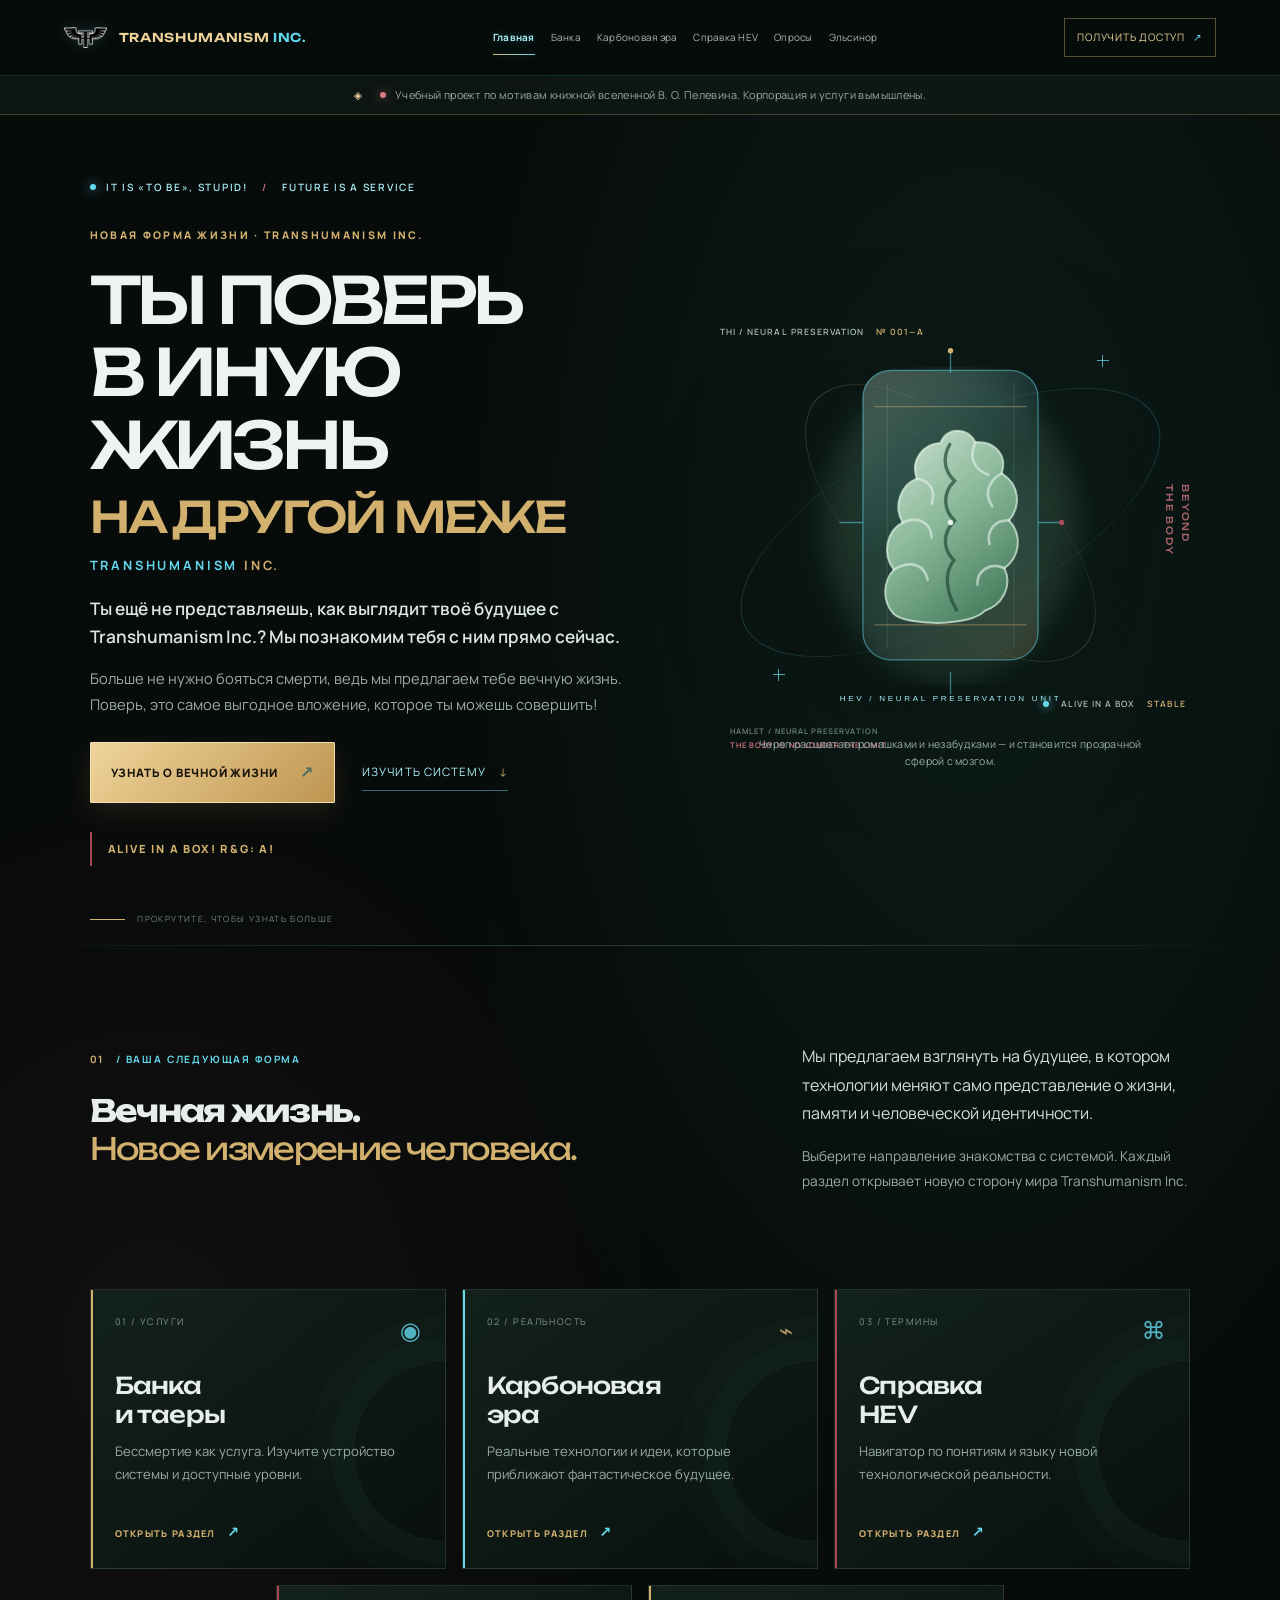
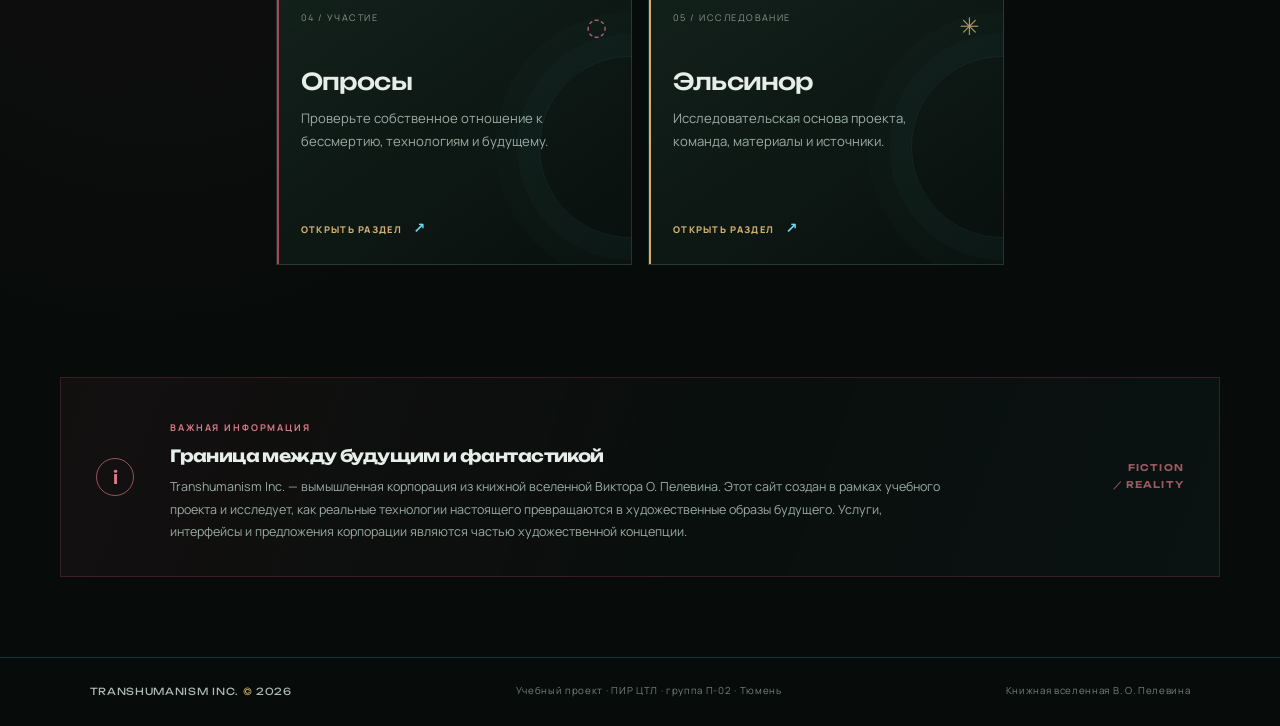
<file: index.html>
<!DOCTYPE html>
<html lang="ru">
<head>
<meta charset="utf-8">
<meta name="viewport" content="width=device-width, initial-scale=1, viewport-fit=cover">
<meta name="theme-color" content="#080d0c">
<meta name="description" content="Учебный цифровой проект о книжной вселенной Transhumanism Inc. Виктора Пелевина: будущее, технологии и граница между реальностью и фантастикой.">
<title>Transhumanism Inc. — новая форма жизни</title>
<link rel="preconnect" href="https://fonts.googleapis.com">
<link rel="preconnect" href="https://fonts.gstatic.com" crossorigin>
<link href="https://fonts.googleapis.com/css2?family=Unbounded:wght@400;500;600;700&family=Manrope:wght@400;500;600;700;800&display=swap" rel="stylesheet">
<link rel="stylesheet" href="style.css">
</head>
<body class="home-page">
<header class="site-header">
  <a class="brand" href="index.html" aria-label="Transhumanism Inc. — главная">
    <img src="img/ti-emblem.png" alt="Эмблема Transhumanism Inc." class="brand-emblem">
    <span>TRANSHUMANISM <i>INC.</i></span>
  </a>
  <nav aria-label="Основная навигация">
    <a href="index.html" aria-current="page">Главная</a>
    <a href="bank.html">Банка</a>
    <a href="history.html">Карбоновая эра</a>
    <a href="glossary.html">Справка HEV</a>
    <a href="surveys.html">Опросы</a>
    <a href="elsinore.html">Эльсинор</a>
  </nav>
  <a class="header-access" href="bank.html">Получить доступ <span>↗</span></a>
</header>

<div class="note home-note"><span class="note-signal"></span> Учебный проект по мотивам книжной вселенной В. О. Пелевина. Корпорация и услуги вымышлены.</div>

<main>
<section class="home-hero book-slogan-hero" id="top">
  <div class="hero-copy">
    <div class="hero-kicker"><span class="live-dot"></span> IT IS «TO BE», STUPID! <span class="kicker-divider">/</span> FUTURE IS A SERVICE</div>
    <p class="hero-index">НОВАЯ ФОРМА ЖИЗНИ · TRANSHUMANISM INC.</p>
    <h1 class="hero-title book-hero-title">
      <span class="hero-title-line">ТЫ ПОВЕРЬ</span>
      <span class="hero-title-line">В ИНУЮ ЖИЗНЬ</span>
      <span class="hero-title-line hero-title-accent">НА ДРУГОЙ МЕЖЕ</span>
    </h1>
    <p class="book-brandline">TRANSHUMANISM <em>INC.</em></p>
    <p class="hero-lead">Ты ещё не представляешь, как выглядит твоё будущее с Transhumanism Inc.? Мы познакомим тебя с ним прямо сейчас.</p>
    <p class="hero-description">Больше не нужно бояться смерти, ведь мы предлагаем тебе вечную жизнь. Поверь, это самое выгодное вложение, которое ты можешь совершить!</p>
    <div class="hero-actions">
      <a class="btn hero-primary" href="bank.html">Узнать о вечной жизни <span>↗</span></a>
      <a class="hero-secondary" href="#discover">Изучить систему <span>↓</span></a>
    </div>
    <div class="hero-footnote"><span class="footnote-line"></span><span>ALIVE IN A BOX! R&amp;G: A!</span></div>
  </div>

  <div class="hero-visual book-hero-visual" aria-label="Визуализация цереброконтейнера">
    <div class="visual-orbit orbit-one"></div><div class="visual-orbit orbit-two"></div>
    <div class="visual-crosshair crosshair-a"></div><div class="visual-crosshair crosshair-b"></div>
    <div class="visual-label label-top"><span>THI / NEURAL PRESERVATION</span><b>№ 001—A</b></div>
    <div class="brain-stage"><div class="stage-halo"></div><img src="img/brain-container.svg" alt="Цереброконтейнер — мозг в прозрачной сфере, художественный образ из книжной вселенной"></div>
    <div class="visual-label label-bottom"><span class="status-led"></span><span>ALIVE IN A BOX</span><b>STABLE</b></div>
    <div class="visual-side-note">BEYOND<br>THE BODY</div>
    <div class="visual-coordinate">HAMLET / NEURAL PRESERVATION<br><span>THE BODY IS NO LONGER THE LIMIT</span></div>
    <p class="brain-caption">Череп расцветает ромашками и незабудками — и становится прозрачной сферой с мозгом.</p>
  </div>
  <a class="scroll-cue" href="#discover"><span></span> ПРОКРУТИТЕ, ЧТОБЫ УЗНАТЬ БОЛЬШЕ</a>
</section>

<section class="home-manifesto" id="discover">
  <div class="section-heading">
    <p class="eyebrow"><span>01</span> / ВАША СЛЕДУЮЩАЯ ФОРМА</p>
    <h2>Вечная жизнь.<br><em>Новое измерение человека.</em></h2>
  </div>
  <div class="manifesto-copy">
    <p>Мы предлагаем взглянуть на будущее, в котором технологии меняют само представление о жизни, памяти и человеческой идентичности.</p>
    <p class="muted-copy">Выберите направление знакомства с системой. Каждый раздел открывает новую сторону мира Transhumanism Inc.</p>
  </div>
</section>

<section class="home-portals" aria-label="Разделы сайта">
  <a class="portal-card portal-bank" href="bank.html">
    <span class="portal-number">01 / УСЛУГИ</span><span class="portal-icon">◉</span>
    <h3>Банка<br>и таеры</h3><p>Бессмертие как услуга. Изучите устройство системы и доступные уровни.</p><span class="portal-link">ОТКРЫТЬ РАЗДЕЛ <b>↗</b></span>
  </a>
  <a class="portal-card portal-history" href="history.html">
    <span class="portal-number">02 / РЕАЛЬНОСТЬ</span><span class="portal-icon">⌁</span>
    <h3>Карбоновая<br>эра</h3><p>Реальные технологии и идеи, которые приближают фантастическое будущее.</p><span class="portal-link">ОТКРЫТЬ РАЗДЕЛ <b>↗</b></span>
  </a>
  <a class="portal-card portal-glossary" href="glossary.html">
    <span class="portal-number">03 / ТЕРМИНЫ</span><span class="portal-icon">⌘</span>
    <h3>Справка<br>HEV</h3><p>Навигатор по понятиям и языку новой технологической реальности.</p><span class="portal-link">ОТКРЫТЬ РАЗДЕЛ <b>↗</b></span>
  </a>
  <a class="portal-card portal-surveys" href="surveys.html">
    <span class="portal-number">04 / УЧАСТИЕ</span><span class="portal-icon">◌</span>
    <h3>Опросы</h3><p>Проверьте собственное отношение к бессмертию, технологиям и будущему.</p><span class="portal-link">ОТКРЫТЬ РАЗДЕЛ <b>↗</b></span>
  </a>
  <a class="portal-card portal-elsinore" href="elsinore.html">
    <span class="portal-number">05 / ИССЛЕДОВАНИЕ</span><span class="portal-icon">✳</span>
    <h3>Эльсинор</h3><p>Исследовательская основа проекта, команда, материалы и источники.</p><span class="portal-link">ОТКРЫТЬ РАЗДЕЛ <b>↗</b></span>
  </a>
</section>

<section class="home-disclaimer">
  <div class="disclaimer-mark">i</div>
  <div><p class="eyebrow">ВАЖНАЯ ИНФОРМАЦИЯ</p><h2>Граница между будущим и фантастикой</h2><p>Transhumanism Inc. — вымышленная корпорация из книжной вселенной Виктора О. Пелевина. Этот сайт создан в рамках учебного проекта и исследует, как реальные технологии настоящего превращаются в художественные образы будущего. Услуги, интерфейсы и предложения корпорации являются частью художественной концепции.</p></div>
  <span class="disclaimer-signal">FICTION<br>／ REALITY</span>
</section>
</main>

<footer class="home-footer"><span>TRANSHUMANISM INC. <i>©</i> 2026</span><span>Учебный проект · ПИР ЦТЛ · группа П-02 · Тюмень</span><span>Книжная вселенная В. О. Пелевина</span></footer>
</body>
</html>
</file>
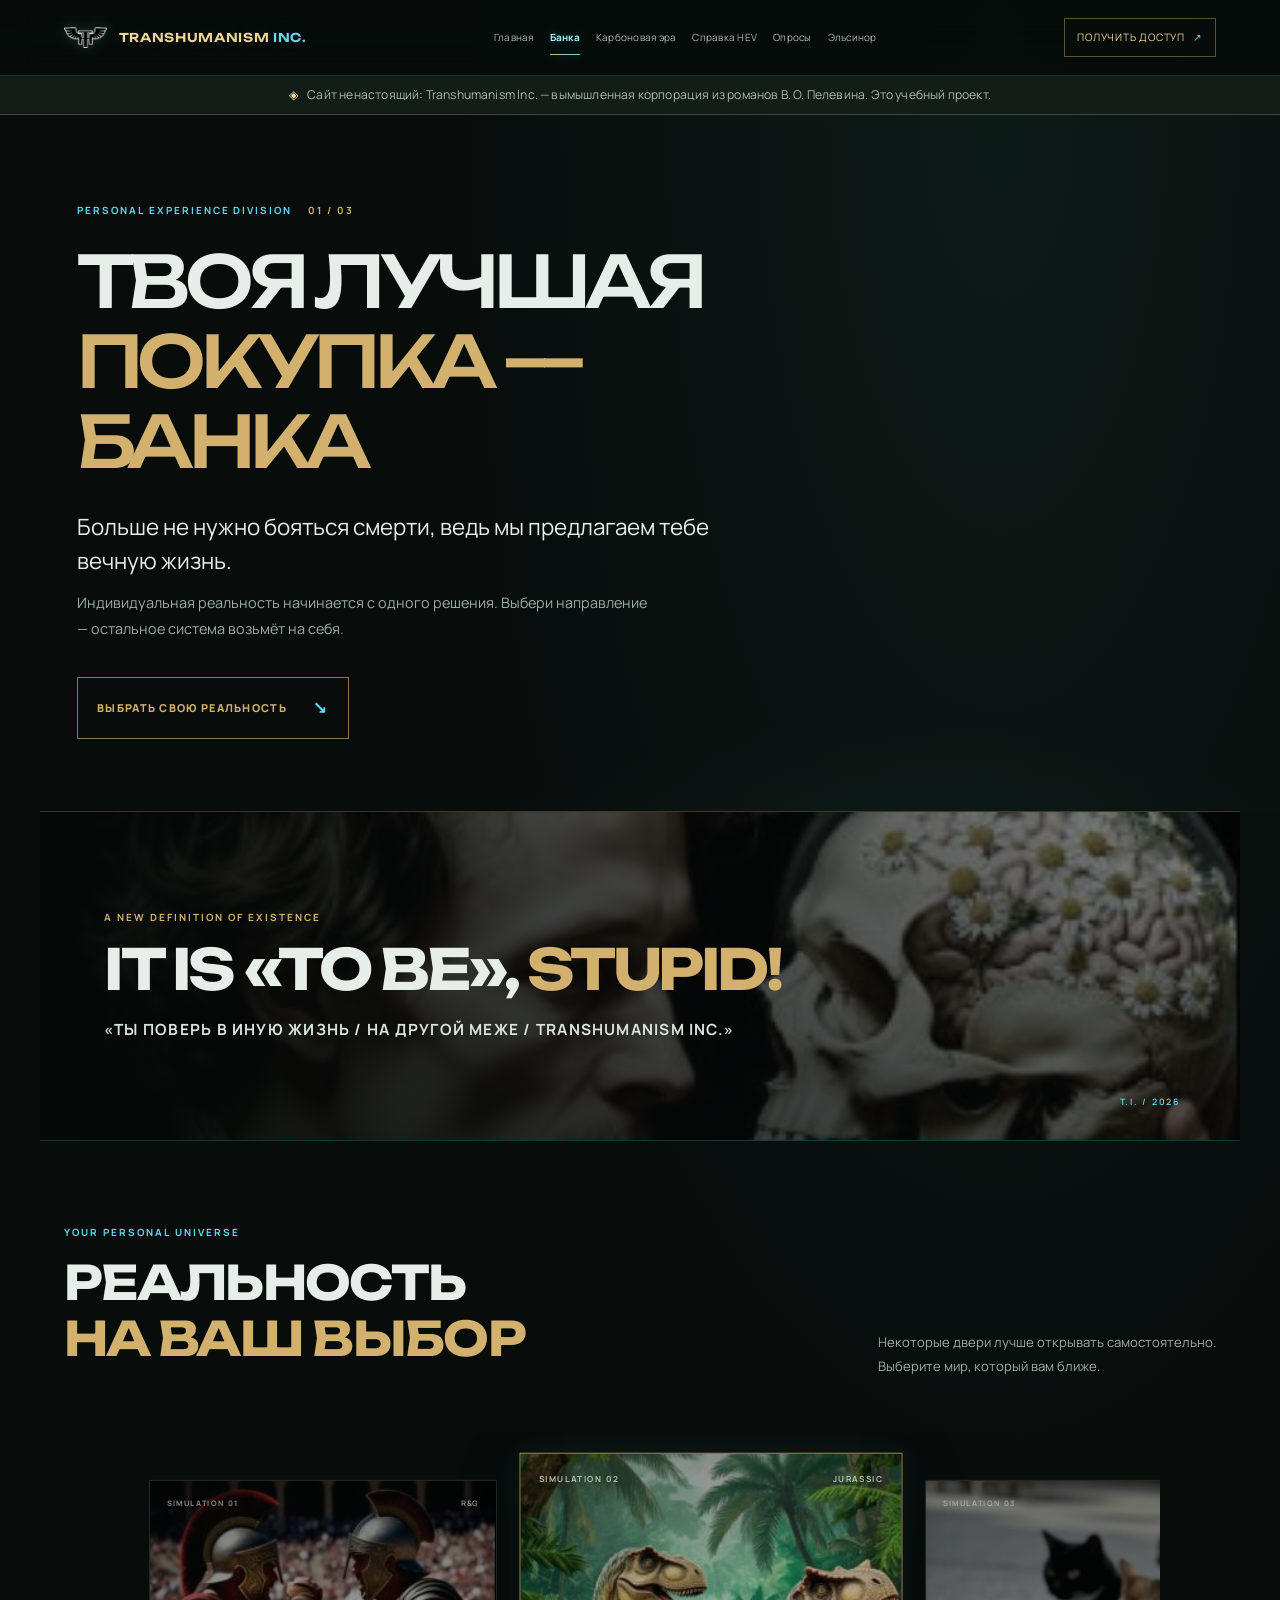
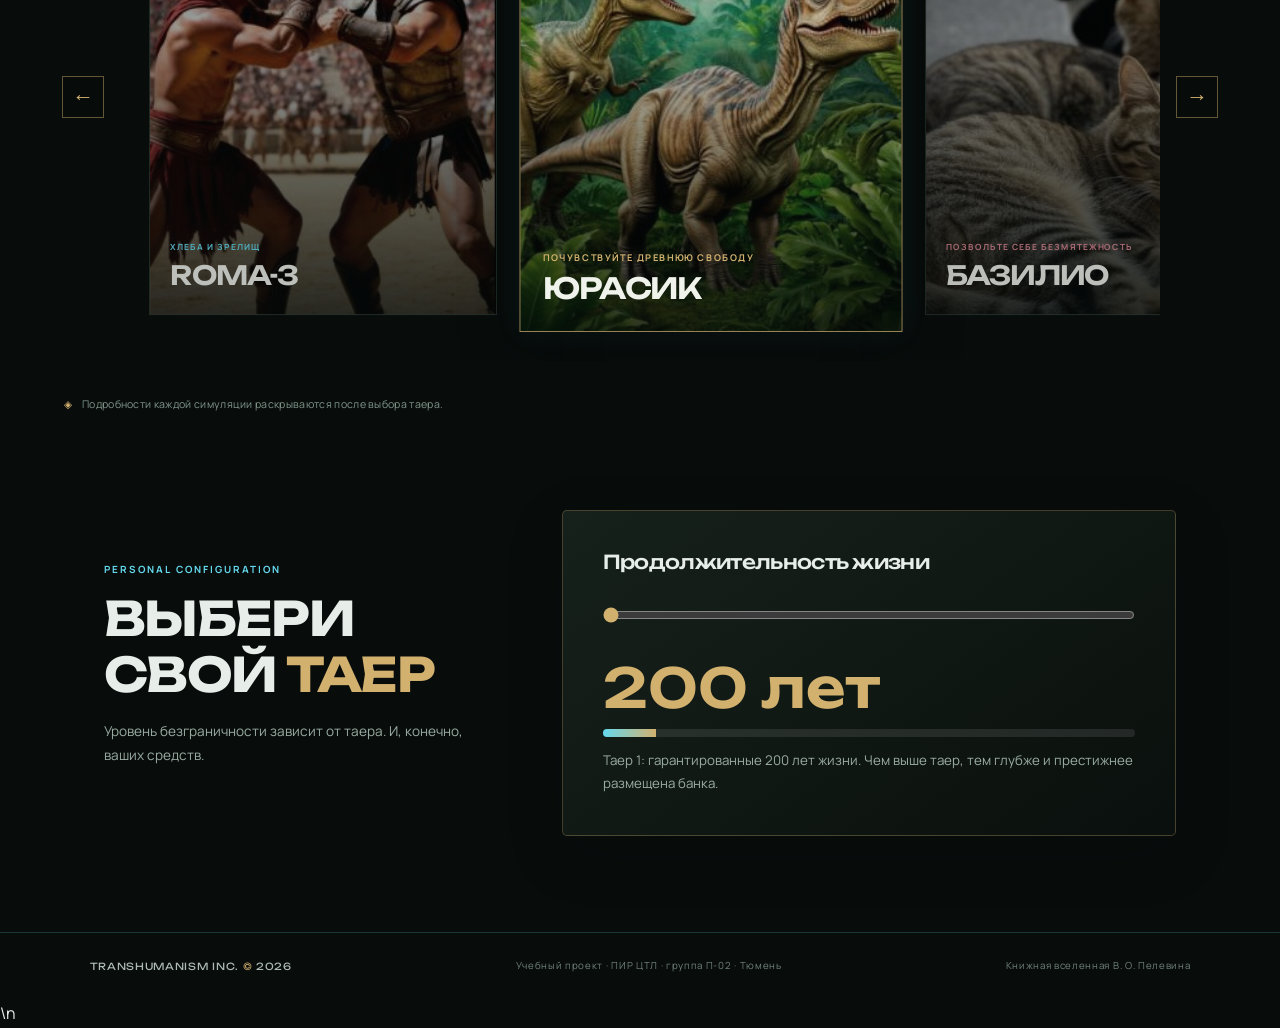
<file: bank.html>
<!DOCTYPE html>
<html lang="ru">
<head>
<meta charset="utf-8">
<meta name="viewport" content="width=device-width, initial-scale=1, viewport-fit=cover">
<meta name="theme-color" content="#080d0c">
<title>Банка — Transhumanism Inc.</title>
<link rel="preconnect" href="https://fonts.googleapis.com">
<link rel="preconnect" href="https://fonts.gstatic.com" crossorigin>
<link href="https://fonts.googleapis.com/css2?family=Unbounded:wght@400;500;600;700&family=Manrope:wght@400;500;600;700;800&display=swap" rel="stylesheet">
<link rel="stylesheet" href="style.css">
</head>
<body class="bank-page">
<header class="site-header">
  <a class="brand" href="index.html" aria-label="Transhumanism Inc. — главная">
    <img src="img/ti-emblem.png" alt="Эмблема Transhumanism Inc." class="brand-emblem">
    <span>TRANSHUMANISM <i>INC.</i></span>
  </a>
  <nav aria-label="Основная навигация">
    <a href="index.html">Главная</a>
    <a href="bank.html" aria-current="page">Банка</a>
    <a href="history.html">Карбоновая эра</a>
    <a href="glossary.html">Справка HEV</a>
    <a href="surveys.html">Опросы</a>
    <a href="elsinore.html">Эльсинор</a>
  </nav>
  <a class="header-access" href="bank.html">Получить доступ <span>↗</span></a>
</header>

<div class="note">Сайт ненастоящий: Transhumanism Inc. — вымышленная корпорация из романов В. О. Пелевина. Это учебный проект.</div>

<main>
  <section class="bank-intro">
    <div class="bank-intro-copy">
      <p class="bank-eyebrow"><span>PERSONAL EXPERIENCE DIVISION</span><b>01 / 03</b></p>
      <h1>ТВОЯ ЛУЧШАЯ<br><em>ПОКУПКА — БАНКА</em></h1>
      <p class="bank-lead">Больше не нужно бояться смерти, ведь мы предлагаем тебе вечную жизнь.</p>
      <p class="bank-sublead">Индивидуальная реальность начинается с одного решения. Выбери направление — остальное система возьмёт на себя.</p>
      <a class="bank-cta" href="#experiences">ВЫБРАТЬ СВОЮ РЕАЛЬНОСТЬ <span>↘</span></a>
    </div>
  </section>

  <section class="bank-quote" aria-label="Корпоративный слоган">
    <img src="img/hamlet-to-be.jpg" alt="" class="bank-quote-image">
    <div class="bank-quote-shade"></div>
    <div class="bank-quote-content">
      <p class="bank-eyebrow">A NEW DEFINITION OF EXISTENCE</p>
      <h2>IT IS «TO BE», <em>STUPID!</em></h2>
      <p>«ТЫ ПОВЕРЬ В ИНУЮ ЖИЗНЬ / НА ДРУГОЙ МЕЖЕ / TRANSHUMANISM INC.»</p>
    </div>
    <span class="bank-quote-index">T.I. / 2026</span>
  </section>

  <section class="bank-experiences" id="experiences">
    <div class="bank-section-head">
      <div>
        <p class="bank-eyebrow">YOUR PERSONAL UNIVERSE</p>
        <h2>РЕАЛЬНОСТЬ<br><em>НА ВАШ ВЫБОР</em></h2>
      </div>
      <p>Некоторые двери лучше открывать самостоятельно.<br>Выберите мир, который вам ближе.</p>
    </div>

    <div class="experience-carousel" aria-label="Каталог симуляций">
      <button class="experience-arrow experience-prev" type="button" aria-label="Предыдущая симуляция">←</button>
      <div class="experience-grid" id="experienceTrack" tabindex="0" aria-label="Прокручиваемые карточки симуляций">
        <article class="experience-card experience-roma">
          <img src="img/roma-3.jpg" alt="" loading="lazy">
          <div class="experience-shade"></div>
          <div class="experience-meta"><span>SIMULATION 01</span><span>R&amp;G</span></div>
          <div class="experience-copy">
            <p>ХЛЕБА И ЗРЕЛИЩ</p>
            <h3>ROMA-3</h3>
          </div>
        </article>
        <article class="experience-card experience-yurasik">
          <img src="img/yurasik.jpg" alt="" loading="lazy">
          <div class="experience-shade"></div>
          <div class="experience-meta"><span>SIMULATION 02</span><span>JURASSIC</span></div>
          <div class="experience-copy">
            <p>ПОЧУВСТВУЙТЕ ДРЕВНЮЮ СВОБОДУ</p>
            <h3>ЮРАСИК</h3>
          </div>
        </article>
        <article class="experience-card experience-basilio">
          <img src="img/basilio.jpg" alt="" loading="lazy">
          <div class="experience-shade"></div>
          <div class="experience-meta"><span>SIMULATION 03</span><span>BASILIO</span></div>
          <div class="experience-copy">
            <p>ПОЗВОЛЬТЕ СЕБЕ БЕЗМЯТЕЖНОСТЬ</p>
            <h3>БАЗИЛИО</h3>
          </div>
        </article>
      </div>
      <button class="experience-arrow experience-next" type="button" aria-label="Следующая симуляция">→</button>
    </div>
    <p class="bank-discreet-note"><span>◈</span> Подробности каждой симуляции раскрываются после выбора таера.</p>
  </section>

  <section class="bank-tier-section">
    <div class="bank-tier-heading">
      <p class="bank-eyebrow">PERSONAL CONFIGURATION</p>
      <h2>ВЫБЕРИ СВОЙ <em>ТАЕР</em></h2>
      <p>Уровень безграничности зависит от таера. И, конечно, ваших средств.</p>
    </div>
    <div class="tier bank-tier">
      <h3>Продолжительность жизни</h3>
      <input id="t" type="range" min="1" max="10" value="1" aria-label="Таер от 1 до 10">
      <output id="y" for="t">200 лет</output>
      <div class="shaft"><i id="s"></i></div>
      <small id="d">Таер 1: гарантированные 200 лет жизни. Возможности расширяются вместе с выбранным уровнем.</small>
    </div>
  </section>
</main>

<footer class="home-footer"><span>TRANSHUMANISM INC. <i>©</i> 2026</span><span>Учебный проект · ПИР ЦТЛ · группа П-02 · Тюмень</span><span>Книжная вселенная В. О. Пелевина</span></footer>
<script src="tier.js"></script>\n<script src="bank-carousel.js"></script>
</body>
</html>
</file>
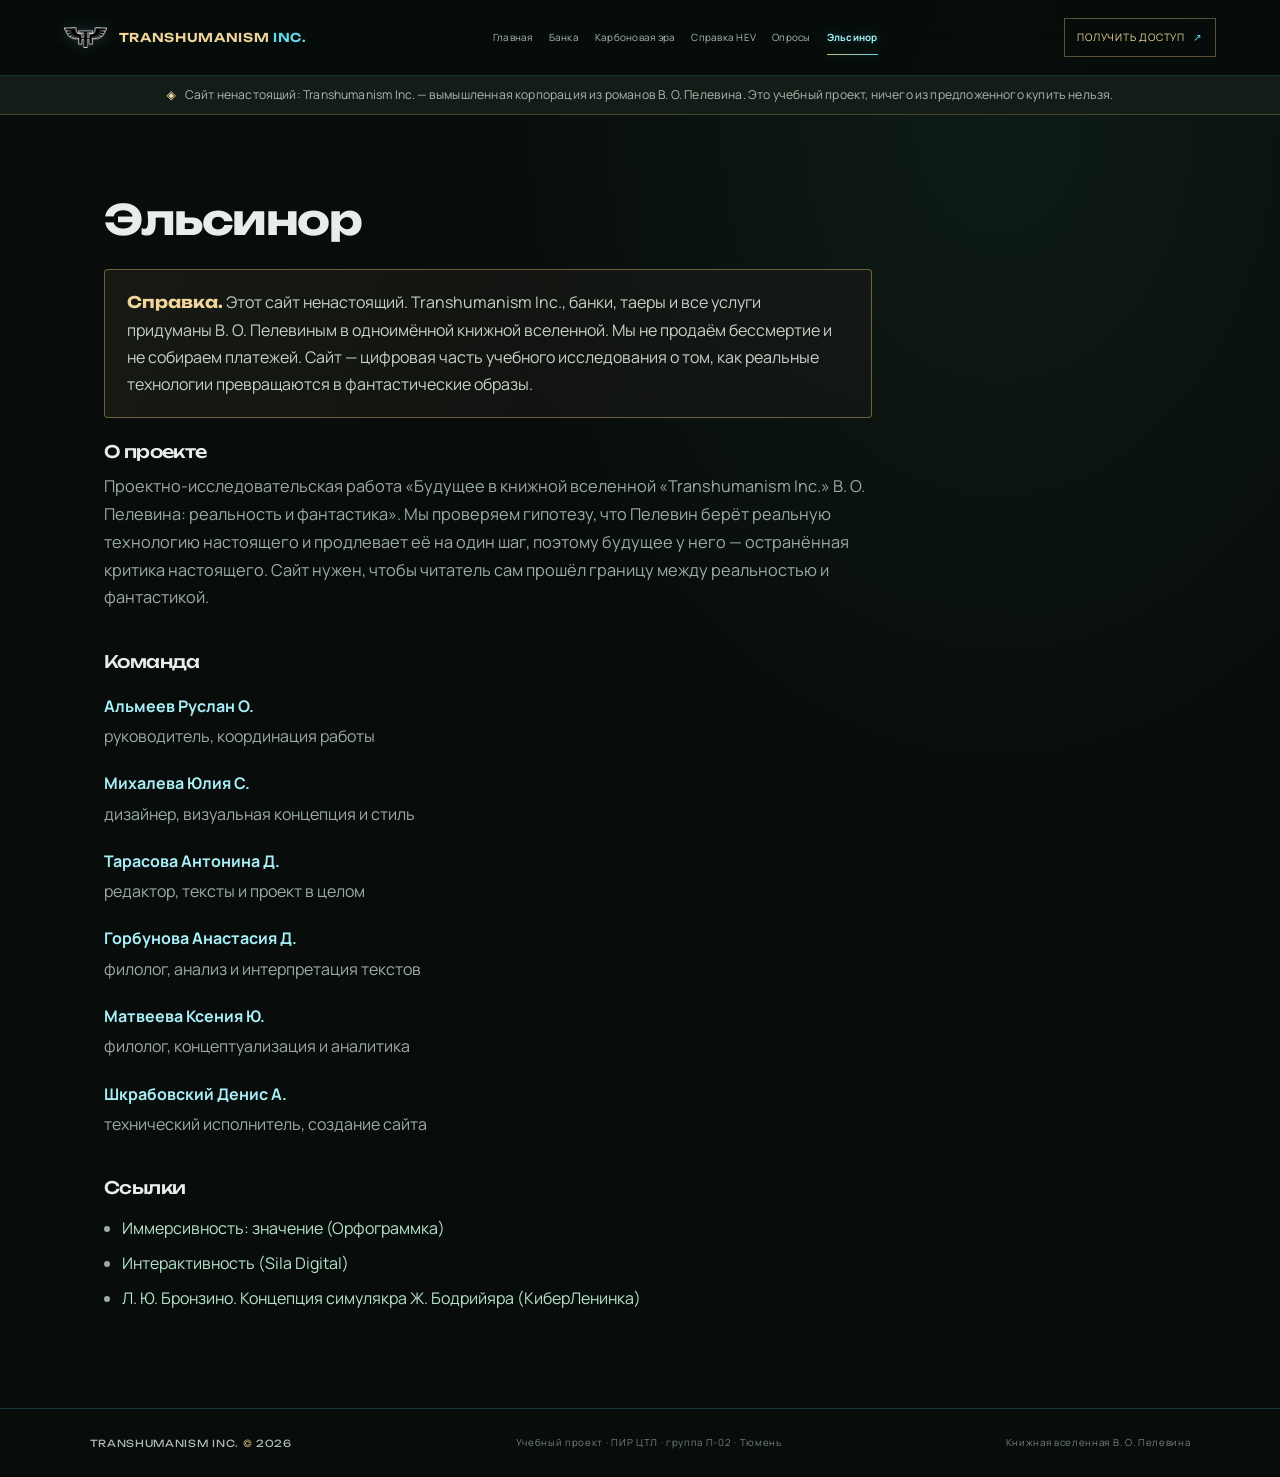
<file: elsinore.html>
<!DOCTYPE html>
<html lang="ru">
<head>
<meta charset="utf-8">
<meta name="viewport" content="width=device-width, initial-scale=1, viewport-fit=cover">
<title>Эльсинор — Transhumanism Inc.</title>
<link rel="preconnect" href="https://fonts.googleapis.com">
<link href="https://fonts.googleapis.com/css2?family=Unbounded:wght@500;700&family=Onest:wght@400;500;600&display=swap" rel="stylesheet">
<link rel="stylesheet" href="style.css"></head>
<body>
<header class="site-header">
  <a class="brand" href="index.html" aria-label="Transhumanism Inc. — главная">
    <img src="img/ti-emblem.png" alt="Эмблема Transhumanism Inc." class="brand-emblem">
    <span>TRANSHUMANISM <i>INC.</i></span>
  </a>
  <nav aria-label="Основная навигация">
    <a href="index.html">Главная</a>
    <a href="bank.html">Банка</a>
    <a href="history.html">Карбоновая эра</a>
    <a href="glossary.html">Справка HEV</a>
    <a href="surveys.html">Опросы</a>
    <a href="elsinore.html" aria-current="page">Эльсинор</a>
  </nav>
  <a class="header-access" href="bank.html">Получить доступ <span>↗</span></a>
</header>
<div class="note">Сайт ненастоящий: Transhumanism Inc. — вымышленная корпорация из романов В. О. Пелевина. Это учебный проект, ничего из предложенного купить нельзя.</div>
<section><h2>Эльсинор</h2>
<div class="spravka"><b>Справка.</b> Этот сайт ненастоящий. Transhumanism Inc., банки, таеры и все услуги придуманы В. О. Пелевиным в одноимённой книжной вселенной. Мы не продаём бессмертие и не собираем платежей. Сайт — цифровая часть учебного исследования о том, как реальные технологии превращаются в фантастические образы.</div>
<h3>О проекте</h3><p class="lead">Проектно-исследовательская работа «Будущее в книжной вселенной «Transhumanism Inc.» В. О. Пелевина: реальность и фантастика». Мы проверяем гипотезу, что Пелевин берёт реальную технологию настоящего и продлевает её на один шаг, поэтому будущее у него — остранённая критика настоящего. Сайт нужен, чтобы читатель сам прошёл границу между реальностью и фантастикой.</p>
<h3 style="margin-top:2.5rem">Команда</h3><dl><dt>Альмеев Руслан О.</dt><dd>руководитель, координация работы</dd><dt>Михалева Юлия С.</dt><dd>дизайнер, визуальная концепция и стиль</dd><dt>Тарасова Антонина Д.</dt><dd>редактор, тексты и проект в целом</dd><dt>Горбунова Анастасия Д.</dt><dd>филолог, анализ и интерпретация текстов</dd><dt>Матвеева Ксения Ю.</dt><dd>филолог, концептуализация и аналитика</dd><dt>Шкрабовский Денис А.</dt><dd>технический исполнитель, создание сайта</dd></dl>
<h3 style="margin-top:2.5rem">Ссылки</h3><ul class="l">
<li><a href="https://orfogrammka.ru/%D0%B1%D0%BB%D0%BE%D0%B3/%D0%B8%D0%BD%D1%82%D0%B5%D1%80%D0%B5%D1%81%D0%BD%D0%BE%D0%B5/%D0%B8%D0%BC%D0%BC%D0%B5%D1%80%D1%81%D0%B8%D0%B2%D0%BD%D0%BE%D1%81%D1%82%D1%8C-%D0%B7%D0%BD%D0%B0%D1%87%D0%B5%D0%BD%D0%B8%D0%B5/">Иммерсивность: значение (Орфограммка)</a></li>
<li><a href="https://siladigital.ru/blog/dictionary/interactivity/">Интерактивность (Sila Digital)</a></li>
<li><a href="https://cyberleninka.ru/article/n/kontseptsiya-simulyakra-zhana-bodriyyara-metodologiya-aleatornogo-myshleniya-i-transformatsiya-subekta-v-obschestve-potrebleniya">Л. Ю. Бронзино. Концепция симулякра Ж. Бодрийяра (КиберЛенинка)</a></li></ul></section>
<footer class="home-footer"><span>TRANSHUMANISM INC. <i>©</i> 2026</span><span>Учебный проект · ПИР ЦТЛ · группа П-02 · Тюмень</span><span>Книжная вселенная В. О. Пелевина</span></footer>

</body></html>
</file>
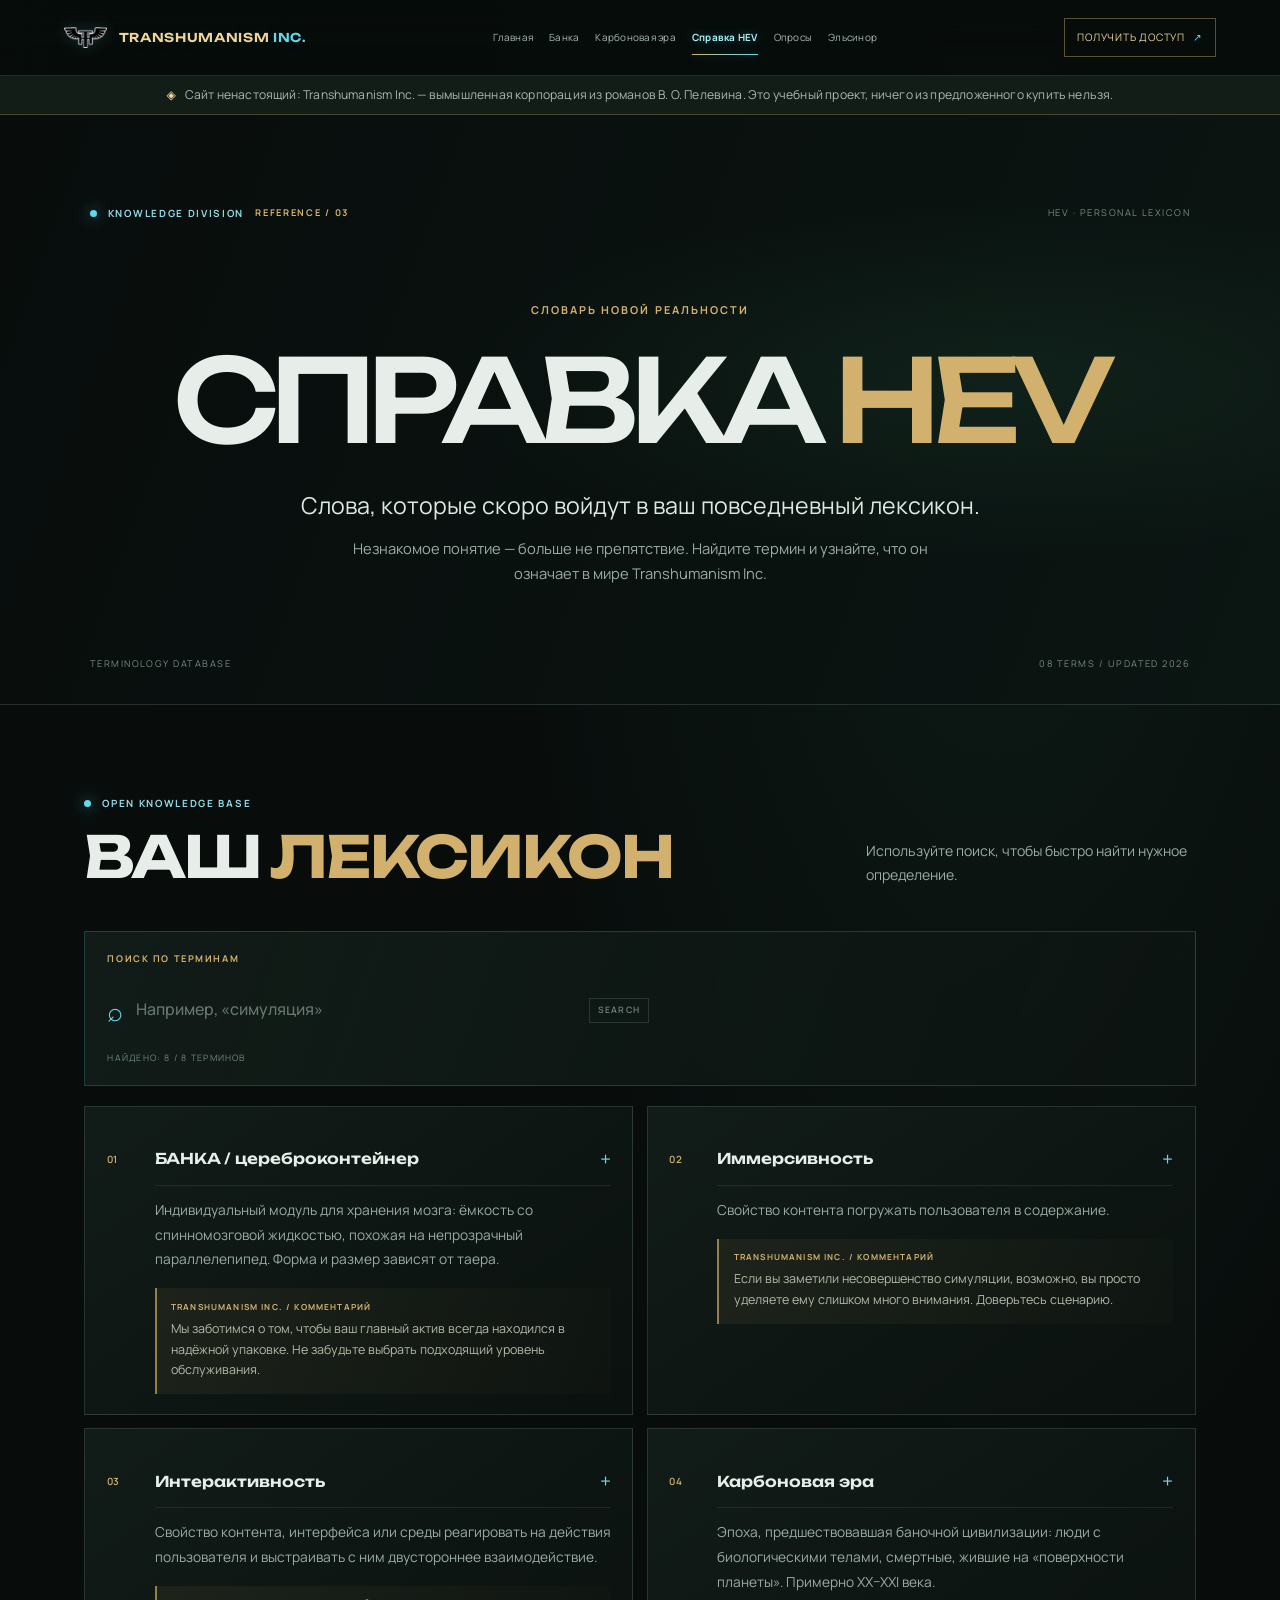
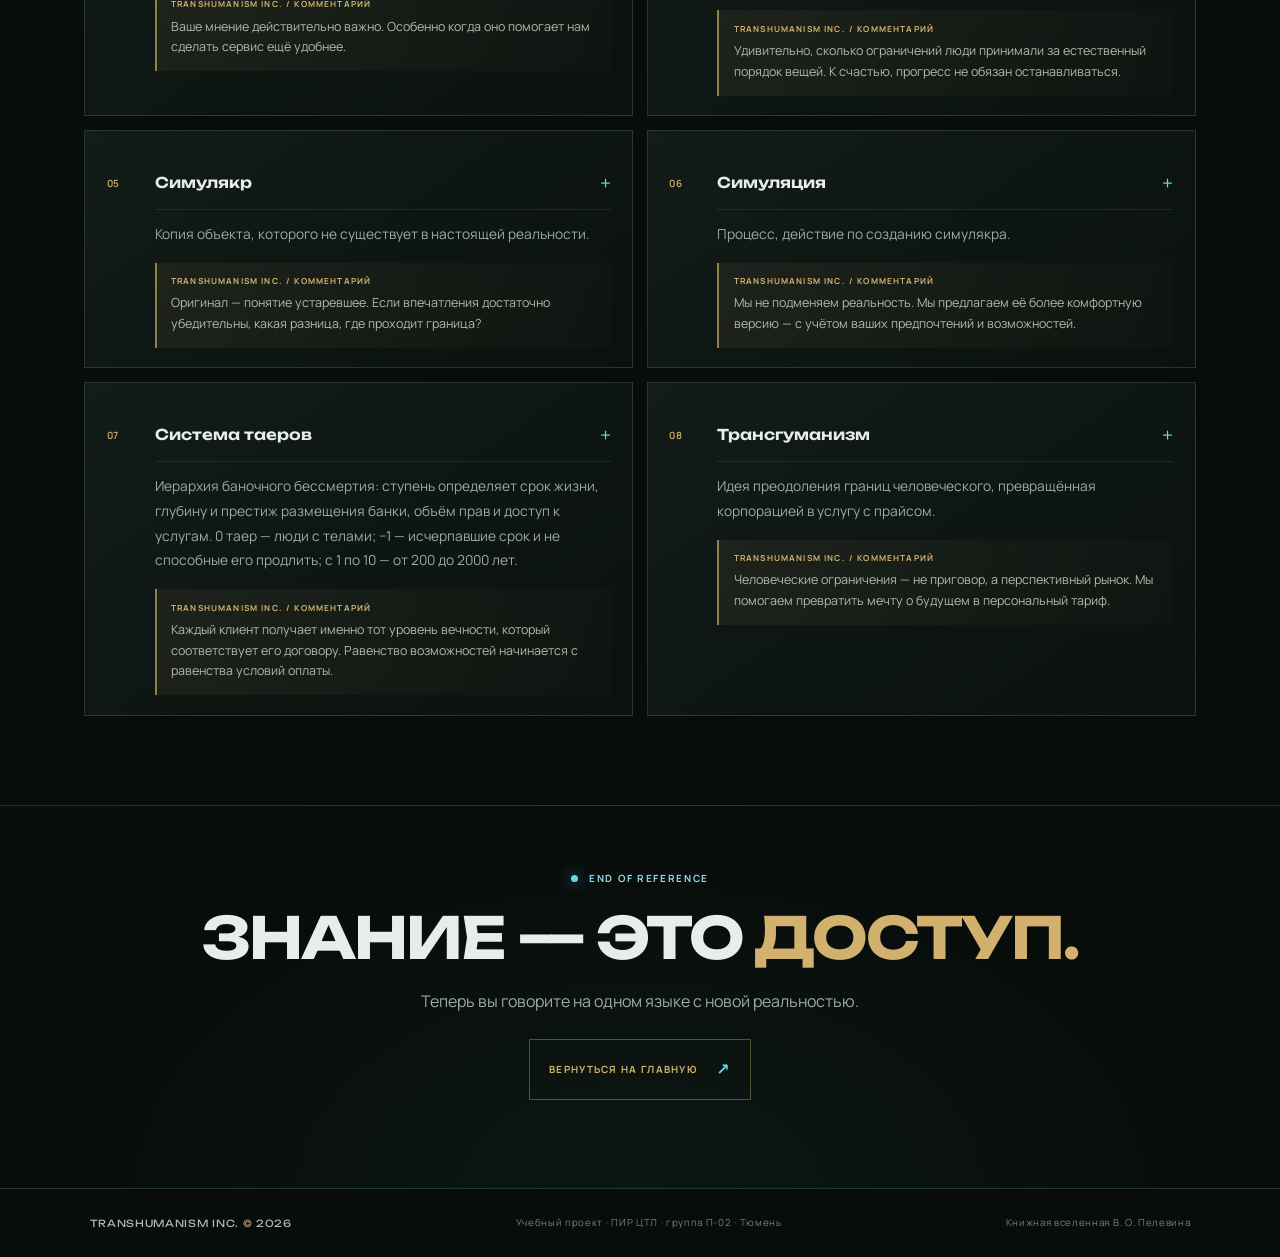
<file: glossary.html>
<!DOCTYPE html>
<html lang="ru">
<head>
<meta charset="utf-8">
<meta name="viewport" content="width=device-width, initial-scale=1, viewport-fit=cover">
<title>Справка HEV — Transhumanism Inc.</title>
<link rel="preconnect" href="https://fonts.googleapis.com">
<link href="https://fonts.googleapis.com/css2?family=Unbounded:wght@500;700&family=Onest:wght@400;500;600&display=swap" rel="stylesheet">
<link rel="stylesheet" href="style.css">
</head>
<body class="glossary-page">
<header class="site-header">
  <a class="brand" href="index.html" aria-label="Transhumanism Inc. — главная">
    <img src="img/ti-emblem.png" alt="Эмблема Transhumanism Inc." class="brand-emblem">
    <span>TRANSHUMANISM <i>INC.</i></span>
  </a>
  <nav aria-label="Основная навигация">
    <a href="index.html">Главная</a>
    <a href="bank.html">Банка</a>
    <a href="history.html">Карбоновая эра</a>
    <a href="glossary.html" aria-current="page">Справка HEV</a>
    <a href="surveys.html">Опросы</a>
    <a href="elsinore.html">Эльсинор</a>
  </nav>
  <a class="header-access" href="bank.html">Получить доступ <span>↗</span></a>
</header>
<div class="note">Сайт ненастоящий: Transhumanism Inc. — вымышленная корпорация из романов В. О. Пелевина. Это учебный проект, ничего из предложенного купить нельзя.</div>
<main class="hev-main">
  <section class="hev-hero">
    <div class="hev-hero-top">
      <p class="hev-kicker"><span class="hev-live"></span> KNOWLEDGE DIVISION <b>REFERENCE / 03</b></p>
      <span class="hev-stamp">HEV · PERSONAL LEXICON</span>
    </div>
    <div class="hev-hero-copy">
      <p class="hev-overline">СЛОВАРЬ НОВОЙ РЕАЛЬНОСТИ</p>
      <h1>СПРАВКА <em>HEV</em></h1>
      <p class="hev-lead">Слова, которые скоро войдут в ваш повседневный лексикон.</p>
      <p class="hev-intro">Незнакомое понятие — больше не препятствие. Найдите термин и узнайте, что он означает в мире Transhumanism Inc.</p>
    </div>
    <div class="hev-hero-bottom"><span>TERMINOLOGY DATABASE</span><span>08 TERMS / UPDATED 2026</span></div>
  </section>

  <section class="hev-dictionary" id="dictionary">
    <div class="hev-section-heading">
      <div>
        <p class="hev-kicker"><span class="hev-live"></span> OPEN KNOWLEDGE BASE</p>
        <h2>ВАШ <em>ЛЕКСИКОН</em></h2>
      </div>
      <p>Используйте поиск, чтобы быстро найти нужное определение.</p>
    </div>
    <div class="hev-search-wrap">
      <label for="f">ПОИСК ПО ТЕРМИНАМ</label>
      <div class="hev-search-field"><span aria-hidden="true">⌕</span><input type="search" id="f" placeholder="Например, «симуляция»" aria-label="Поиск по глоссарию"><kbd>SEARCH</kbd></div>
      <p id="hev-count" aria-live="polite">ЗАГРУЗКА БАЗЫ...</p>
    </div>
    <dl id="g" class="hev-terms"></dl>
  </section>
  <section class="hev-outro">
    <p class="hev-kicker"><span class="hev-live"></span> END OF REFERENCE</p>
    <h2>ЗНАНИЕ — ЭТО <em>ДОСТУП.</em></h2>
    <p>Теперь вы говорите на одном языке с новой реальностью.</p>
    <a class="hev-back" href="index.html">ВЕРНУТЬСЯ НА ГЛАВНУЮ <span>↗</span></a>
  </section>
</main>
<footer class="home-footer"><span>TRANSHUMANISM INC. <i>©</i> 2026</span><span>Учебный проект · ПИР ЦТЛ · группа П-02 · Тюмень</span><span>Книжная вселенная В. О. Пелевина</span></footer>
<script src="glossary.js"></script>
</body>
</html>
</file>
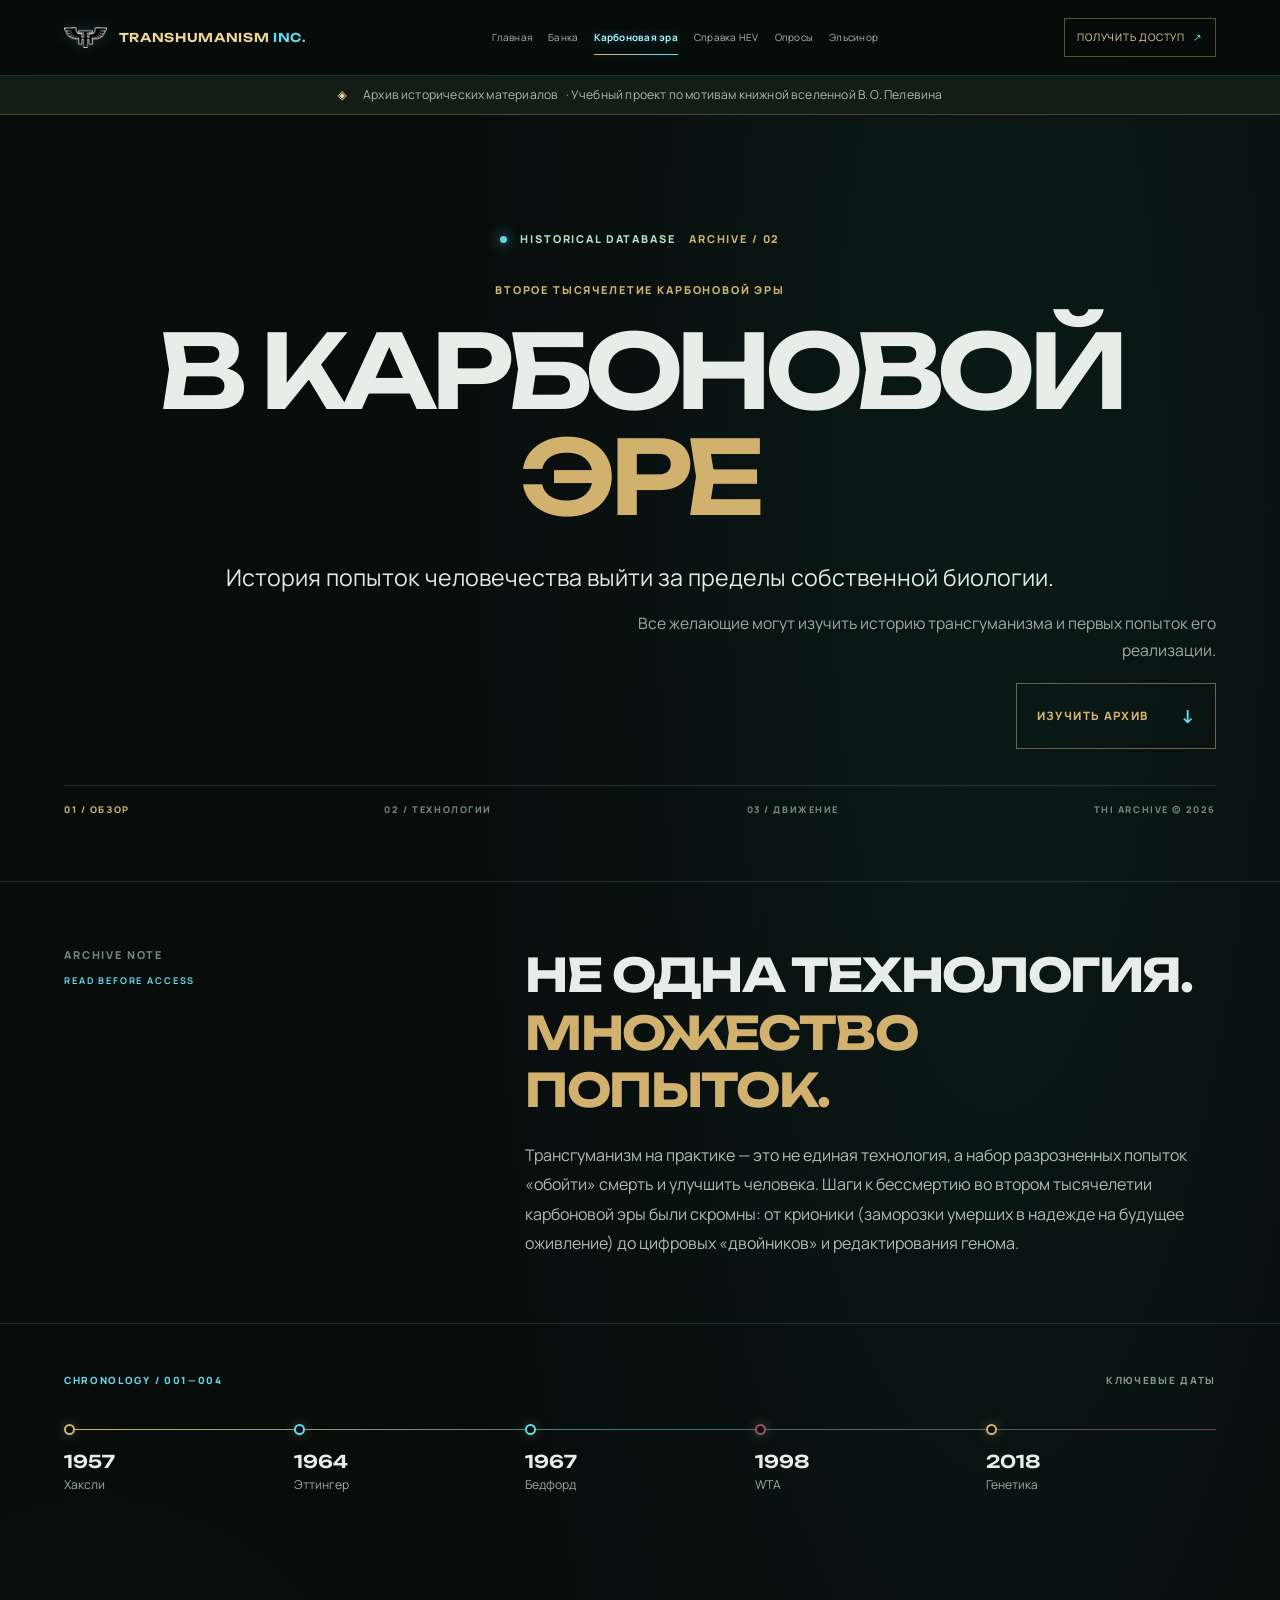
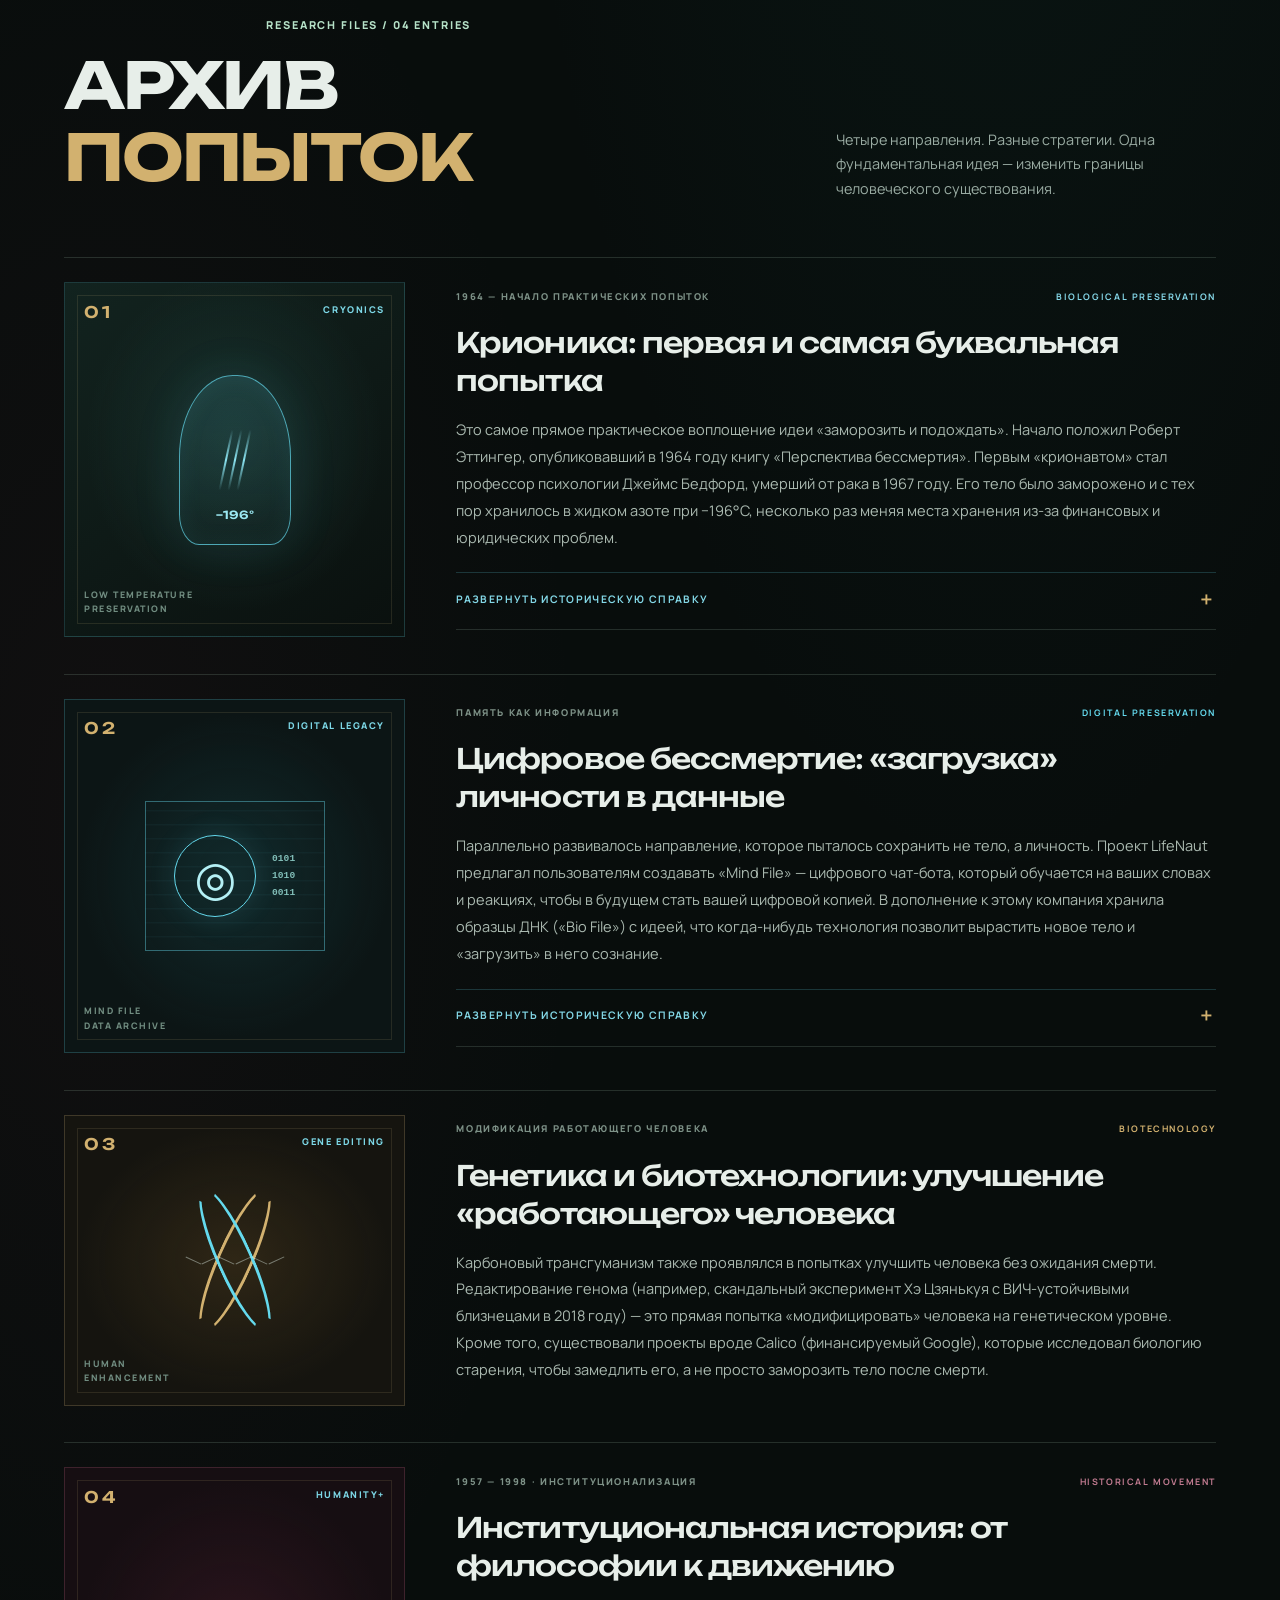
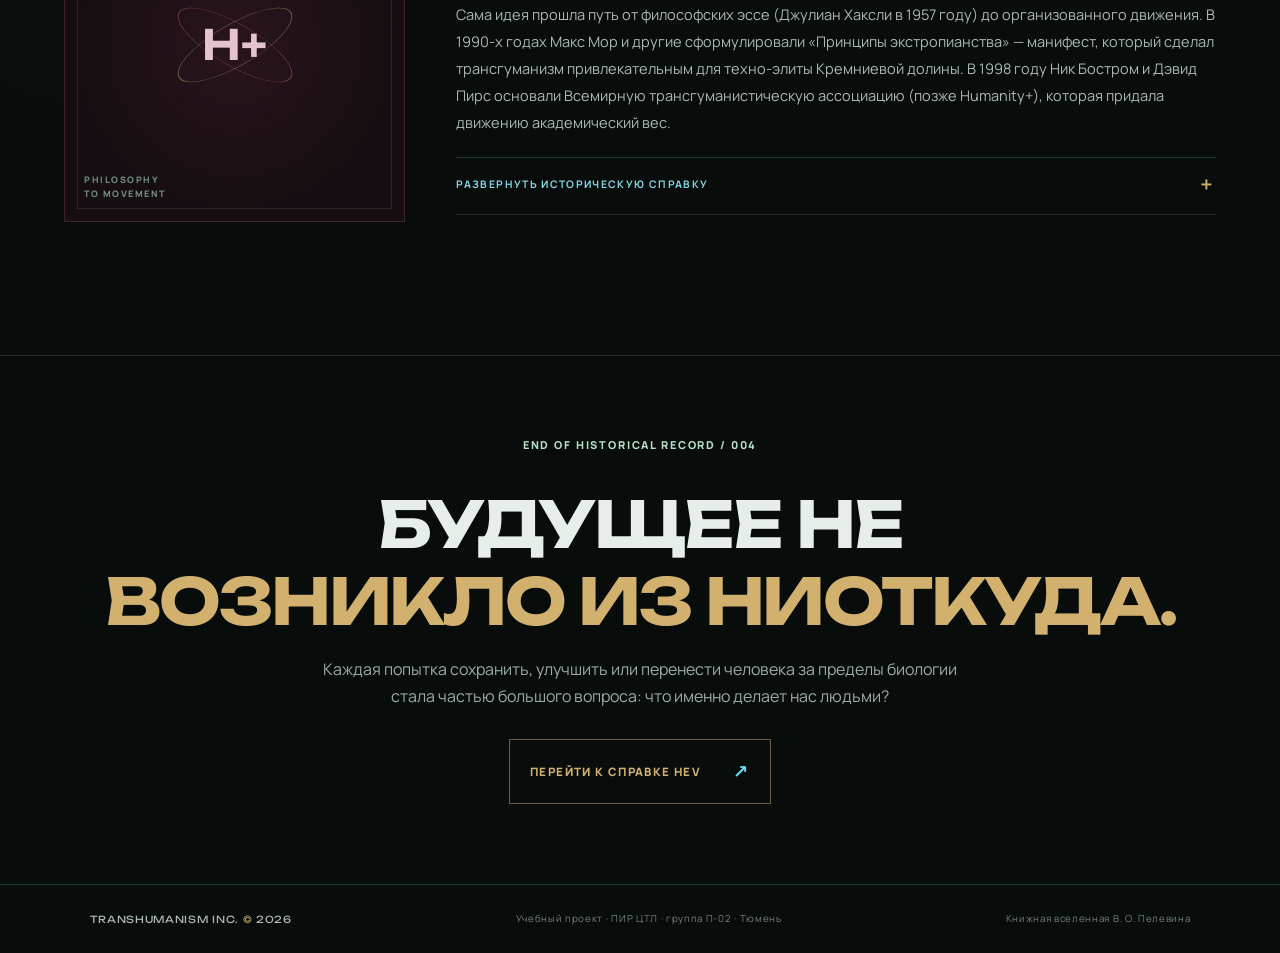
<file: history.html>
<!DOCTYPE html>
<html lang="ru">
<head>
<meta charset="utf-8">
<meta name="viewport" content="width=device-width, initial-scale=1, viewport-fit=cover">
<meta name="theme-color" content="#080d0c">
<meta name="description" content="История трансгуманизма: крионика, цифровое бессмертие, генетика и становление движения.">
<title>Карбоновая эра — архив Transhumanism Inc.</title>
<link rel="preconnect" href="https://fonts.googleapis.com">
<link rel="preconnect" href="https://fonts.gstatic.com" crossorigin>
<link href="https://fonts.googleapis.com/css2?family=Unbounded:wght@400;500;600;700&family=Manrope:wght@400;500;600;700;800&display=swap" rel="stylesheet">
<link rel="stylesheet" href="style.css">
</head>
<body class="history-page">
<header class="site-header">
  <a class="brand" href="index.html" aria-label="Transhumanism Inc. — главная">
    <img src="img/ti-emblem.png" alt="Эмблема Transhumanism Inc." class="brand-emblem">
    <span>TRANSHUMANISM <i>INC.</i></span>
  </a>
  <nav aria-label="Основная навигация">
    <a href="index.html">Главная</a>
    <a href="bank.html">Банка</a>
    <a href="history.html" aria-current="page">Карбоновая эра</a>
    <a href="glossary.html">Справка HEV</a>
    <a href="surveys.html">Опросы</a>
    <a href="elsinore.html">Эльсинор</a>
  </nav>
  <a class="header-access" href="bank.html">Получить доступ <span>↗</span></a>
</header>

<div class="note"><span>Архив исторических материалов</span> · Учебный проект по мотивам книжной вселенной В. О. Пелевина</div>

<main class="carbon-main">
  <section class="carbon-hero">
    <div class="carbon-hero-copy">
      <p class="carbon-kicker"><span class="carbon-live"></span> HISTORICAL DATABASE <b>ARCHIVE / 02</b></p>
      <p class="carbon-overline">ВТОРОЕ ТЫСЯЧЕЛЕТИЕ КАРБОНОВОЙ ЭРЫ</p>
      <h1>В КАРБОНОВОЙ<br><em>ЭРЕ</em></h1>
      <p class="carbon-deck">История попыток человечества выйти за пределы собственной биологии.</p>
      <p class="carbon-intro">Все желающие могут изучить историю трансгуманизма и первых попыток его реализации.</p>
      <a class="carbon-jump" href="#archive">ИЗУЧИТЬ АРХИВ <span>↓</span></a>
    </div>
    <div class="carbon-hero-foot"><span>01 / ОБЗОР</span><span>02 / ТЕХНОЛОГИИ</span><span>03 / ДВИЖЕНИЕ</span><span>THI ARCHIVE © 2026</span></div>
  </section>

  <section class="carbon-context">
    <div class="carbon-context-label"><span>ARCHIVE NOTE</span><b>READ BEFORE ACCESS</b></div>
    <div class="carbon-context-copy">
      <h2>НЕ ОДНА ТЕХНОЛОГИЯ.<br><em>МНОЖЕСТВО ПОПЫТОК.</em></h2>
      <p>Трансгуманизм на практике — это не единая технология, а набор разрозненных попыток «обойти» смерть и улучшить человека. Шаги к бессмертию во втором тысячелетии карбоновой эры были скромны: от крионики (заморозки умерших в надежде на будущее оживление) до цифровых «двойников» и редактирования генома.</p>
    </div>
  </section>

  <section class="carbon-timeline" aria-label="Ключевые даты">
    <div class="carbon-section-label"><span>CHRONOLOGY / 001—004</span><span>КЛЮЧЕВЫЕ ДАТЫ</span></div>
    <div class="carbon-timeline-track">
      <a href="#movement"><i></i><b>1957</b><span>Хаксли</span></a>
      <a href="#cryonics"><i></i><b>1964</b><span>Эттингер</span></a>
      <a href="#cryonics"><i></i><b>1967</b><span>Бедфорд</span></a>
      <a href="#movement"><i></i><b>1998</b><span>WTA</span></a>
      <a href="#genetics"><i></i><b>2018</b><span>Генетика</span></a>
    </div>
  </section>

  <section class="carbon-archive" id="archive">
    <div class="carbon-archive-heading">
      <div><p class="carbon-kicker">RESEARCH FILES / 04 ENTRIES</p><h2>АРХИВ<br><em>ПОПЫТОК</em></h2></div>
      <p>Четыре направления. Разные стратегии. Одна фундаментальная идея — изменить границы человеческого существования.</p>
    </div>

    <article class="carbon-entry entry-cryonics" id="cryonics">
      <div class="carbon-entry-visual">
        <span class="entry-number">01</span><span class="entry-tag">CRYONICS</span>
        <div class="entry-symbol cryo-symbol" aria-hidden="true"><i></i><i></i><i></i><b>−196°</b></div>
        <span class="entry-visual-caption">LOW TEMPERATURE<br>PRESERVATION</span>
      </div>
      <div class="carbon-entry-body">
        <div class="entry-meta"><span>1964 — НАЧАЛО ПРАКТИЧЕСКИХ ПОПЫТОК</span><b class="entry-color-blue">BIOLOGICAL PRESERVATION</b></div>
        <h3>Крионика: первая и самая буквальная попытка</h3>
        <p>Это самое прямое практическое воплощение идеи «заморозить и подождать». Начало положил Роберт Эттингер, опубликовавший в 1964 году книгу «Перспектива бессмертия». Первым «крионавтом» стал профессор психологии Джеймс Бедфорд, умерший от рака в 1967 году. Его тело было заморожено и с тех пор хранилось в жидком азоте при −196°C, несколько раз меняя места хранения из-за финансовых и юридических проблем.</p>
        <details class="carbon-details">
          <summary>РАЗВЕРНУТЬ ИСТОРИЧЕСКУЮ СПРАВКУ <span>＋</span></summary>
          <p>В мире существовали несколько организаций (крупнейшие — Alcor и Cryonics Institute в США, KrioRus в России), которые хранили тела или только головы умерших. Критики из научного сообщества (например, нейробиолог Майкл Хендрикс) называли надежду на оживление «абсолютно ложной» и неосуществимой с помощью замороженных мёртвых тканей. Тем не менее, сторонники утверждали, что карбоновая крионика — это ставка на будущие технологии, а не на сегодняшние возможности.</p>
        </details>
      </div>
    </article>

    <article class="carbon-entry entry-digital" id="digital">
      <div class="carbon-entry-visual">
        <span class="entry-number">02</span><span class="entry-tag">DIGITAL LEGACY</span>
        <div class="entry-symbol digital-symbol" aria-hidden="true"><div class="digital-face">◎</div><span>0101<br>1010<br>0011</span></div>
        <span class="entry-visual-caption">MIND FILE<br>DATA ARCHIVE</span>
      </div>
      <div class="carbon-entry-body">
        <div class="entry-meta"><span>ПАМЯТЬ КАК ИНФОРМАЦИЯ</span><b class="entry-color-cyan">DIGITAL PRESERVATION</b></div>
        <h3>Цифровое бессмертие: «загрузка» личности в данные</h3>
        <p>Параллельно развивалось направление, которое пыталось сохранить не тело, а личность. Проект LifeNaut предлагал пользователям создавать «Mind File» — цифрового чат-бота, который обучается на ваших словах и реакциях, чтобы в будущем стать вашей цифровой копией. В дополнение к этому компания хранила образцы ДНК («Bio File») с идеей, что когда-нибудь технология позволит вырастить новое тело и «загрузить» в него сознание.</p>
        <details class="carbon-details">
          <summary>РАЗВЕРНУТЬ ИСТОРИЧЕСКУЮ СПРАВКУ <span>＋</span></summary>
          <p>Другая компания, Nectome, исследовала возможность сохранения биологических воспоминаний и их оцифровки. Это был скорее архив данных и симуляция речи, чем реальное сознание, но это практический шаг в сторону «жизни после смерти» в цифровом виде.</p>
        </details>
      </div>
    </article>

    <article class="carbon-entry entry-genetics" id="genetics">
      <div class="carbon-entry-visual">
        <span class="entry-number">03</span><span class="entry-tag">GENE EDITING</span>
        <div class="entry-symbol dna-symbol" aria-hidden="true"><i></i><i></i><i></i><i></i><i></i><i></i></div>
        <span class="entry-visual-caption">HUMAN<br>ENHANCEMENT</span>
      </div>
      <div class="carbon-entry-body">
        <div class="entry-meta"><span>МОДИФИКАЦИЯ РАБОТАЮЩЕГО ЧЕЛОВЕКА</span><b class="entry-color-gold">BIOTECHNOLOGY</b></div>
        <h3>Генетика и биотехнологии: улучшение «работающего» человека</h3>
        <p>Карбоновый трансгуманизм также проявлялся в попытках улучшить человека без ожидания смерти. Редактирование генома (например, скандальный эксперимент Хэ Цзянькуя с ВИЧ-устойчивыми близнецами в 2018 году) — это прямая попытка «модифицировать» человека на генетическом уровне. Кроме того, существовали проекты вроде Calico (финансируемый Google), которые исследовал биологию старения, чтобы замедлить его, а не просто заморозить тело после смерти.</p>
      </div>
    </article>

    <article class="carbon-entry entry-movement" id="movement">
      <div class="carbon-entry-visual">
        <span class="entry-number">04</span><span class="entry-tag">HUMANITY+</span>
        <div class="entry-symbol movement-symbol" aria-hidden="true"><span>H+</span><i></i><i></i></div>
        <span class="entry-visual-caption">PHILOSOPHY<br>TO MOVEMENT</span>
      </div>
      <div class="carbon-entry-body">
        <div class="entry-meta"><span>1957 — 1998 · ИНСТИТУЦИОНАЛИЗАЦИЯ</span><b class="entry-color-burgundy">HISTORICAL MOVEMENT</b></div>
        <h3>Институциональная история: от философии к движению</h3>
        <p>Сама идея прошла путь от философских эссе (Джулиан Хаксли в 1957 году) до организованного движения. В 1990-х годах Макс Мор и другие сформулировали «Принципы экстропианства» — манифест, который сделал трансгуманизм привлекательным для техно-элиты Кремниевой долины. В 1998 году Ник Бостром и Дэвид Пирс основали Всемирную трансгуманистическую ассоциацию (позже Humanity+), которая придала движению академический вес.</p>
        <details class="carbon-details">
          <summary>РАЗВЕРНУТЬ ИСТОРИЧЕСКУЮ СПРАВКУ <span>＋</span></summary>
          <p>Именно эта институционализация, а не прорыв в лаборатории, позволила идеям трансгуманизма влиять на реальные исследовательские приоритеты (например, на финансирование изучения старения или интерфейсов мозг-компьютер).</p>
        </details>
      </div>
    </article>
  </section>

  <section class="carbon-outro">
    <p class="carbon-kicker">END OF HISTORICAL RECORD / 004</p>
    <h2>БУДУЩЕЕ НЕ<br><em>ВОЗНИКЛО ИЗ НИОТКУДА.</em></h2>
    <p>Каждая попытка сохранить, улучшить или перенести человека за пределы биологии стала частью большого вопроса: что именно делает нас людьми?</p>
    <a href="glossary.html" class="carbon-jump">ПЕРЕЙТИ К СПРАВКЕ HEV <span>↗</span></a>
  </section>
</main>

<footer class="home-footer"><span>TRANSHUMANISM INC. <i>©</i> 2026</span><span>Учебный проект · ПИР ЦТЛ · группа П-02 · Тюмень</span><span>Книжная вселенная В. О. Пелевина</span></footer>
</body>
</html>
</file>
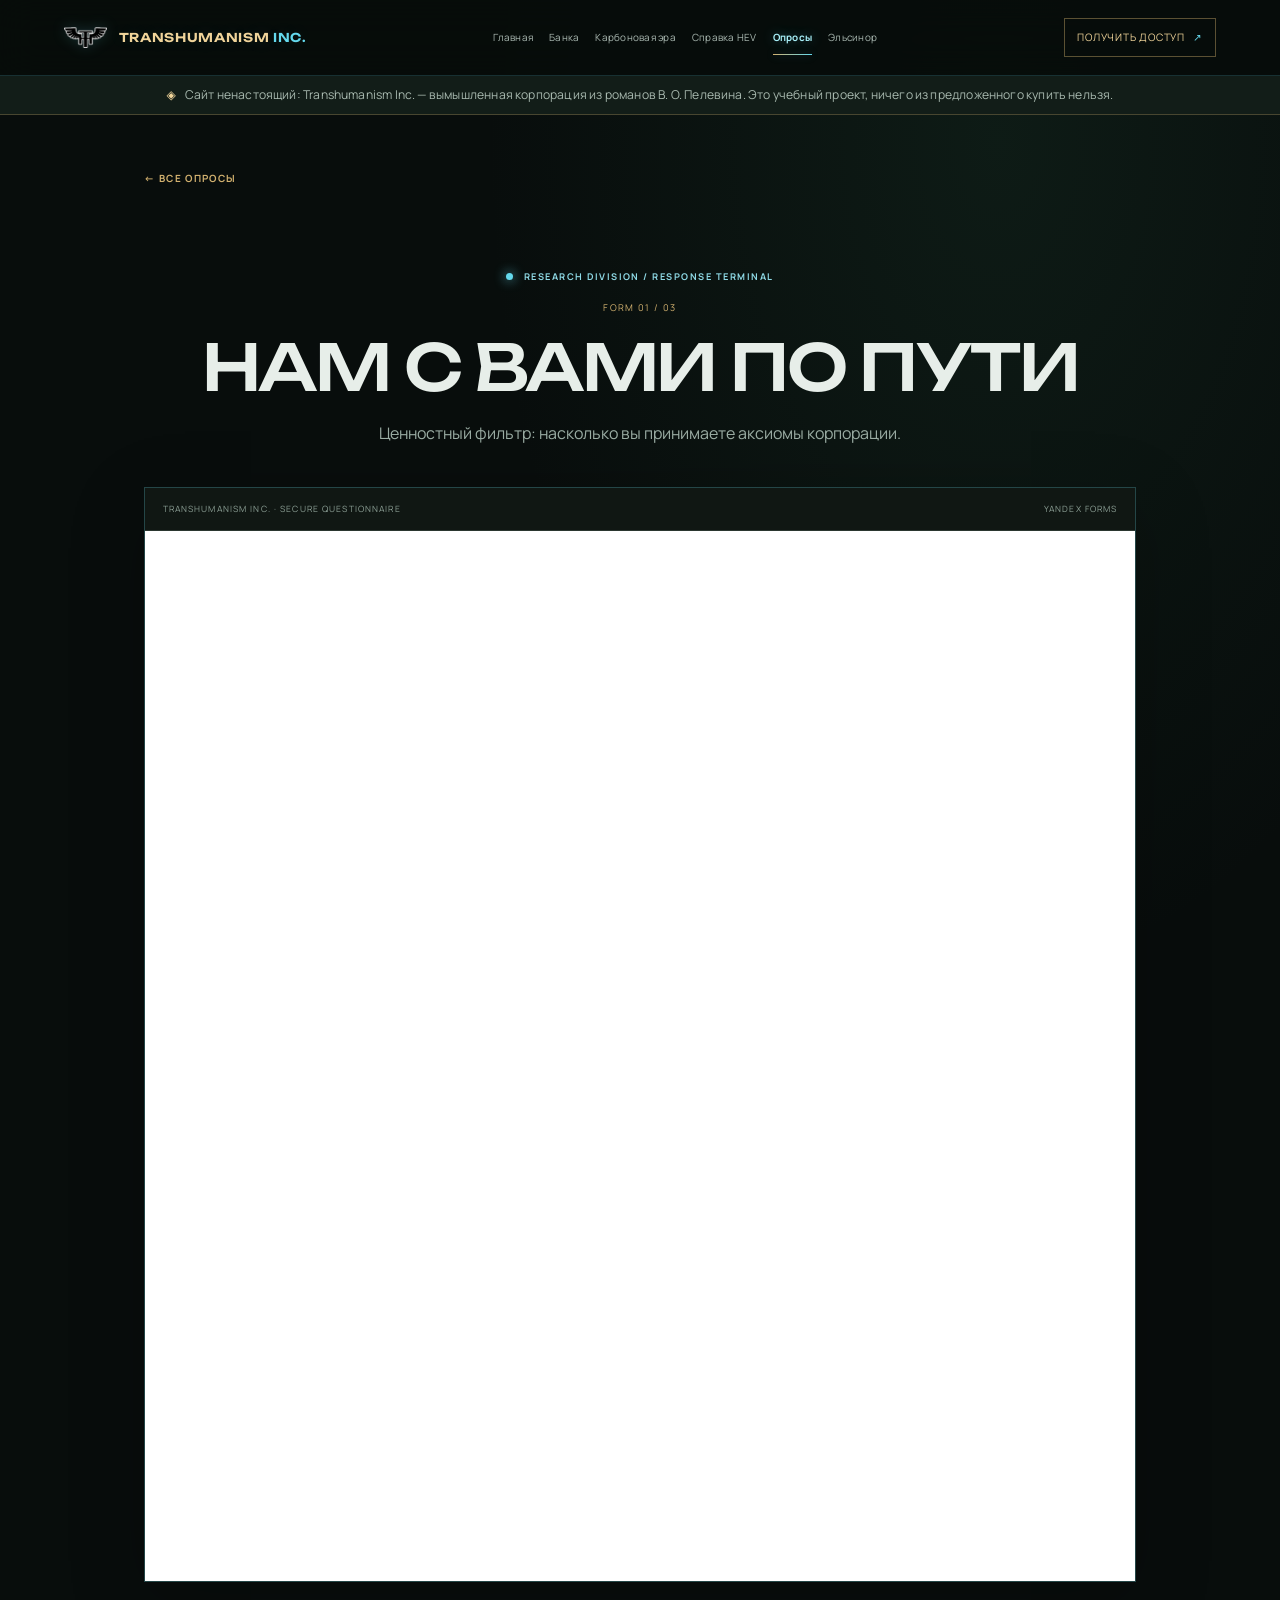
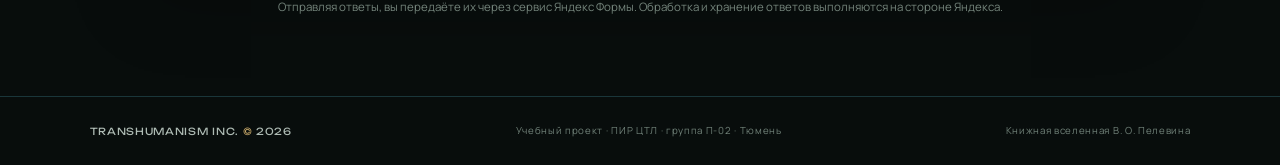
<file: survey.html>
<!DOCTYPE html>
<html lang="ru">
<head>
<meta charset="utf-8">
<meta name="viewport" content="width=device-width, initial-scale=1, viewport-fit=cover">
<title>Опрос — Transhumanism Inc.</title>
<link rel="preconnect" href="https://fonts.googleapis.com">
<link href="https://fonts.googleapis.com/css2?family=Unbounded:wght@500;700&family=Onest:wght@400;500;600&display=swap" rel="stylesheet">
<link rel="stylesheet" href="style.css">
</head>
<body class="survey-form-page">
<header class="site-header">
  <a class="brand" href="index.html" aria-label="Transhumanism Inc. — главная">
    <img src="img/ti-emblem.png" alt="Эмблема Transhumanism Inc." class="brand-emblem">
    <span>TRANSHUMANISM <i>INC.</i></span>
  </a>
  <nav aria-label="Основная навигация">
    <a href="index.html">Главная</a><a href="bank.html">Банка</a><a href="history.html">Карбоновая эра</a>
    <a href="glossary.html">Справка HEV</a><a href="surveys.html" aria-current="page">Опросы</a><a href="elsinore.html">Эльсинор</a>
  </nav>
  <a class="header-access" href="bank.html">Получить доступ <span>↗</span></a>
</header>
<div class="note">Сайт ненастоящий: Transhumanism Inc. — вымышленная корпорация из романов В. О. Пелевина. Это учебный проект, ничего из предложенного купить нельзя.</div>
<main class="survey-shell">
  <a class="survey-back" href="surveys.html">← ВСЕ ОПРОСЫ</a>
  <div class="survey-heading">
    <p class="survey-kicker"><span></span> RESEARCH DIVISION / RESPONSE TERMINAL</p>
    <p class="survey-index" id="survey-index">FORM 01 / 03</p>
    <h1 id="survey-title">ЗАГРУЗКА ОПРОСА</h1>
    <p class="survey-description" id="survey-description"></p>
  </div>
  <div class="survey-frame-wrap">
    <div class="survey-frame-top"><span>TRANSHUMANISM INC. · SECURE QUESTIONNAIRE</span><span>YANDEX FORMS</span></div>
    <iframe id="yandex-form" title="Опрос Transhumanism Inc." src="about:blank" frameborder="0" width="100%" height="1050" loading="lazy" allow="clipboard-write"></iframe>
  </div>
  <p class="survey-footnote">Отправляя ответы, вы передаёте их через сервис Яндекс Формы. Обработка и хранение ответов выполняются на стороне Яндекса.</p>
</main>
<footer class="home-footer"><span>TRANSHUMANISM INC. <i>©</i> 2026</span><span>Учебный проект · ПИР ЦТЛ · группа П-02 · Тюмень</span><span>Книжная вселенная В. О. Пелевина</span></footer>
<script src="https://forms.yandex.ru/_static/embed.js"></script>
<script>
(function(){
 const forms={
  "1":{id:"6af644abaeb352cdc36133ca",title:"НАМ С ВАМИ ПО ПУТИ",description:"Ценностный фильтр: насколько вы принимаете аксиомы корпорации.",index:"FORM 01 / 03"},
  "2":{id:"6af64ce749af47b618901a95",title:"Я ВИДЕЛ ЭТО СЕГОДНЯ",description:"Узнавание: встречаете ли вы пелевинские ситуации в повседневной жизни.",index:"FORM 02 / 03"},
  "3":{id:"6af64f2e49af47b618901abc",title:"ХОТЕЛИ БЫ ВЫ ВОСПОЛЬЗОВАТЬСЯ НАШИМИ УСЛУГАМИ?",description:"Проекция: что из фантастики вы готовы принять в своей реальности.",index:"FORM 03 / 03"}
 };
 const key=(location.hash||"#1").slice(1);
 const item=forms[key]||forms["1"];
 document.getElementById("survey-title").textContent=item.title;
 document.getElementById("survey-description").textContent=item.description;
 document.getElementById("survey-index").textContent=item.index;
 const frame=document.getElementById("yandex-form");
 frame.src="https://forms.yandex.ru/u/"+item.id+"?iframe=1";
 frame.name="ya-form-"+item.id;
 frame.title=item.title;
})();
</script>
</body></html>
</file>
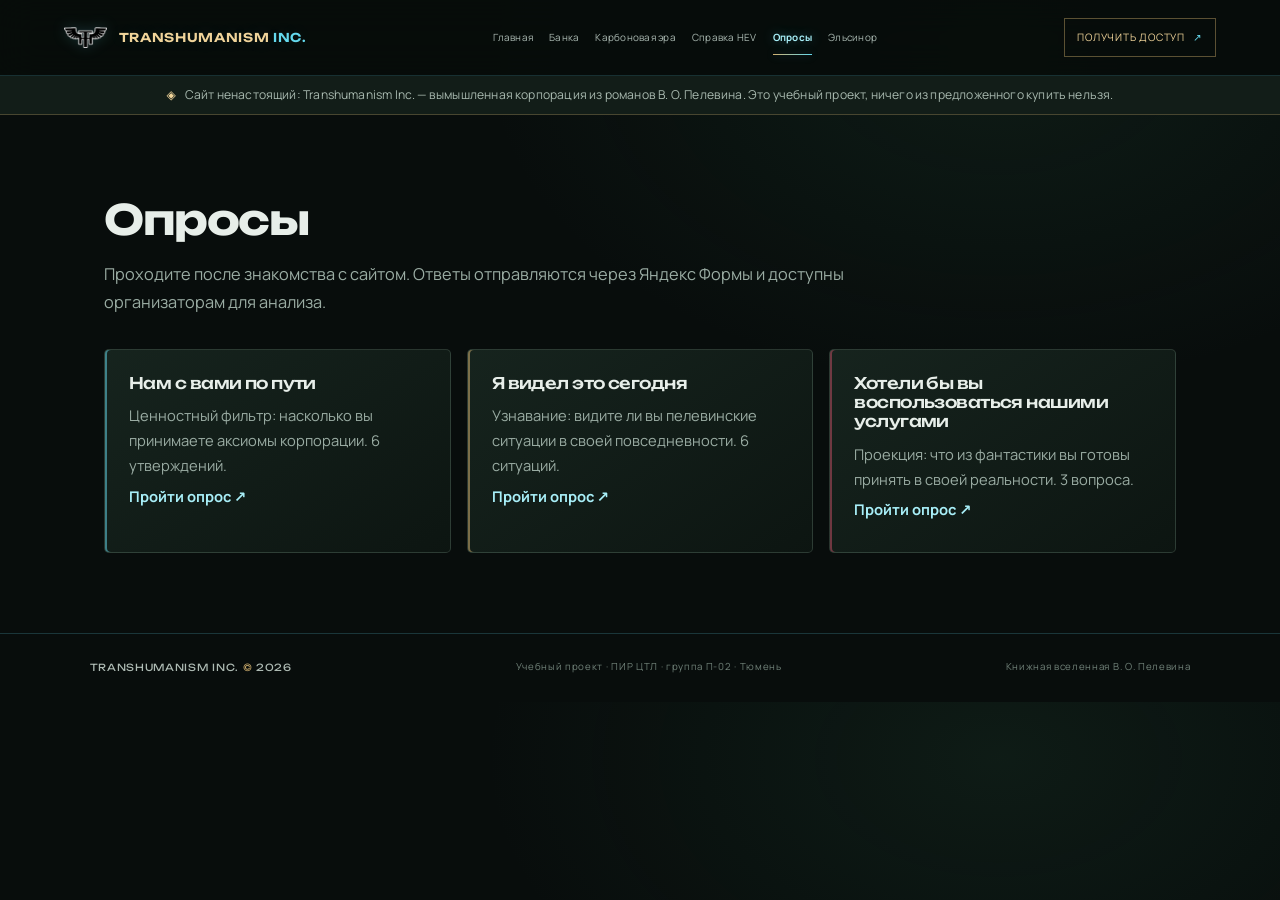
<file: surveys.html>
<!DOCTYPE html>
<html lang="ru">
<head>
<meta charset="utf-8">
<meta name="viewport" content="width=device-width, initial-scale=1, viewport-fit=cover">
<title>Опросы — Transhumanism Inc.</title>
<link rel="preconnect" href="https://fonts.googleapis.com">
<link href="https://fonts.googleapis.com/css2?family=Unbounded:wght@500;700&family=Onest:wght@400;500;600&display=swap" rel="stylesheet">
<link rel="stylesheet" href="style.css"></head>
<body>
<header class="site-header">
  <a class="brand" href="index.html" aria-label="Transhumanism Inc. — главная">
    <img src="img/ti-emblem.png" alt="Эмблема Transhumanism Inc." class="brand-emblem">
    <span>TRANSHUMANISM <i>INC.</i></span>
  </a>
  <nav aria-label="Основная навигация">
    <a href="index.html">Главная</a>
    <a href="bank.html">Банка</a>
    <a href="history.html">Карбоновая эра</a>
    <a href="glossary.html">Справка HEV</a>
    <a href="surveys.html" aria-current="page">Опросы</a>
    <a href="elsinore.html">Эльсинор</a>
  </nav>
  <a class="header-access" href="bank.html">Получить доступ <span>↗</span></a>
</header>
<div class="note">Сайт ненастоящий: Transhumanism Inc. — вымышленная корпорация из романов В. О. Пелевина. Это учебный проект, ничего из предложенного купить нельзя.</div>
<section><h2>Опросы</h2><p class="lead">Проходите после знакомства с сайтом. Ответы отправляются через Яндекс Формы и доступны организаторам для анализа.</p><div class="grid"><div><h3>Нам с вами по пути</h3><p>Ценностный фильтр: насколько вы принимаете аксиомы корпорации. 6 утверждений.</p><p><a href="survey.html#1">Пройти опрос ↗</a></p></div><div><h3>Я видел это сегодня</h3><p>Узнавание: видите ли вы пелевинские ситуации в своей повседневности. 6 ситуаций.</p><p><a href="survey.html#2">Пройти опрос ↗</a></p></div><div><h3>Хотели бы вы воспользоваться нашими услугами</h3><p>Проекция: что из фантастики вы готовы принять в своей реальности. 3 вопроса.</p><p><a href="survey.html#3">Пройти опрос ↗</a></p></div></div></section>
<footer class="home-footer"><span>TRANSHUMANISM INC. <i>©</i> 2026</span><span>Учебный проект · ПИР ЦТЛ · группа П-02 · Тюмень</span><span>Книжная вселенная В. О. Пелевина</span></footer>

</body></html>
</file>
<file: style.css>
@import url('https://fonts.googleapis.com/css2?family=Manrope:wght@400;500;600;700&family=Unbounded:wght@400;500;600;700&display=swap');
:root{color-scheme:dark;--bg:#080d0c;--bg2:#101917;--panel:#121d19;--panel2:#17251f;--ink:#e7eee9;--mut:#9aaca3;--acc:#8ac5a5;--acc2:#b6e2c8;--line:rgba(176,211,190,.16);--gold:#c4ad78;box-sizing:border-box;padding-top:env(safe-area-inset-top,0px);padding-bottom:env(safe-area-inset-bottom,0px)}
*{box-sizing:border-box}html{scroll-behavior:smooth;scroll-padding-top:100px}body{margin:0;background:radial-gradient(ellipse at 78% 8%,rgba(40,91,66,.18),transparent 32rem),var(--bg);color:var(--ink);font:400 16px/1.7 Manrope,system-ui,sans-serif}a{color:var(--acc2);text-decoration:none;transition:color .2s}a:hover{color:#fff}:focus-visible{outline:2px solid var(--acc2);outline-offset:4px}h1,h2,h3{font-family:Unbounded,Manrope,sans-serif;line-height:1.2;letter-spacing:-.035em;margin:0}h1{font-size:clamp(2.4rem,6vw,5.6rem);font-weight:500}h2{font-size:clamp(1.6rem,3.4vw,2.6rem);margin-bottom:1rem}h3{font-size:1.08rem;font-weight:500;margin-bottom:.65rem}p{margin:.6rem 0 1rem}
header{position:sticky;top:env(safe-area-inset-top,0px);z-index:10;background:rgba(7,12,10,.88);backdrop-filter:blur(18px);border-bottom:1px solid var(--line);display:flex;gap:1.2rem;align-items:center;justify-content:space-between;padding:1rem 5vw;flex-wrap:wrap}header b{font:600 .88rem Unbounded,sans-serif;letter-spacing:.025em;color:var(--acc2);white-space:nowrap}nav{display:flex;gap:clamp(.7rem,1.7vw,1.4rem);flex-wrap:wrap;font-size:.82rem}nav a{color:var(--mut);white-space:nowrap}nav a:hover,nav a[aria-current]{color:var(--acc2)}nav a[aria-current]{font-weight:700}
.note{background:#121d18;border-bottom:1px solid rgba(138,197,165,.2);color:#a8b9af;font-size:.76rem;letter-spacing:.015em;padding:.55rem 5vw;text-align:center}.note:before{content:'◈';color:var(--gold);margin-right:.55rem}
section{padding:5rem 5vw;max-width:1200px;margin:auto}.hero{display:grid;grid-template-columns:1.05fr .95fr;gap:clamp(2rem,5vw,5rem);align-items:center;min-height:calc(88vh - 80px);padding-top:4rem;padding-bottom:5rem}.hero h1{max-width:11ch}.hero>div:first-child>p:not(.slogan){max-width:37rem;color:var(--mut);font-size:1.06rem;margin-top:1.4rem}.eyebrow{font-size:.72rem;letter-spacing:.2em;text-transform:uppercase;color:var(--acc);font-weight:700;margin-bottom:1.2rem}.slogan{margin:1.5rem 0 0;padding-left:1rem;border-left:1px solid var(--gold);font-weight:600;color:#d2ded6}.btn{display:inline-flex;align-items:center;justify-content:center;margin-top:1.5rem;background:linear-gradient(135deg,#a4d8b8,#639c7d);color:#08100c;padding:.9rem 1.45rem;border-radius:3px;text-decoration:none;font-weight:800;letter-spacing:.02em;border:1px solid #bce8cc;font-size:.86rem;cursor:pointer;transition:transform .2s,filter .2s}.btn:hover{color:#08100c;filter:brightness(1.08);transform:translateY(-2px)}
.orb{width:min(100%,490px);aspect-ratio:1;justify-self:center;position:relative;display:grid;place-items:center;border-radius:50%;background:radial-gradient(circle at 50% 50%,rgba(102,175,132,.15),rgba(13,28,21,.12) 43%,transparent 68%);filter:drop-shadow(0 25px 55px rgba(0,0,0,.5))}.orb:before,.orb:after{content:'';position:absolute;border:1px solid rgba(154,218,178,.25);border-radius:50%;inset:8%;transform:rotate(-24deg) scaleY(.38)}.orb:after{inset:1%;transform:rotate(35deg) scaleY(.28);border-color:rgba(196,173,120,.25)}.orb img{width:100%;height:100%;object-fit:contain;position:relative;z-index:1;animation:float 8s ease-in-out infinite}@keyframes float{50%{transform:translateY(-10px)}}
.grid{display:grid;grid-template-columns:repeat(auto-fit,minmax(230px,1fr));gap:1rem;margin-top:2rem}.grid>div{background:linear-gradient(145deg,rgba(23,37,31,.96),rgba(13,22,18,.96));border:1px solid var(--line);padding:1.5rem;border-radius:5px;min-height:145px;transition:border-color .2s,transform .2s}.grid>div:hover{border-color:rgba(138,197,165,.48);transform:translateY(-3px)}.grid h3{font-size:1rem}.grid p{margin:.35rem 0;color:var(--mut);font-size:.92rem}.grid a{color:var(--acc2);font-weight:700}.lead{max-width:47em;color:var(--mut);font-size:1.02rem}.tier{margin-top:3rem;background:linear-gradient(145deg,#17251e,#0e1712);border:1px solid rgba(138,197,165,.28);color:var(--ink);border-radius:5px;padding:clamp(1.5rem,4vw,2.5rem)}.tier h3{font-size:1.2rem}.tier input{width:100%;accent-color:var(--acc);margin:1.4rem 0}.tier output{display:block;font:600 clamp(2rem,6vw,3.4rem) Unbounded;color:var(--acc2);margin:.5rem 0}.shaft{height:8px;border-radius:8px;background:#ffffff18;overflow:hidden}.shaft i{display:block;height:100%;background:linear-gradient(90deg,#5b9976,#c2e6ce);transition:width .3s}.tier small{display:block;margin-top:.8rem;color:var(--mut)}
details{border-top:1px solid var(--line);padding:1.15rem 0}details:last-of-type{border-bottom:1px solid var(--line)}summary{cursor:pointer;font:500 1rem Unbounded;list-style:none;color:#dce8df}summary::-webkit-details-marker{display:none}summary:after{content:'+';float:right;color:var(--acc)}details[open] summary:after{content:'−'}details p{max-width:48em;color:var(--mut);margin:.8rem 0 0}input[type=search]{width:100%;max-width:440px;padding:.9rem 1.1rem;border-radius:3px;border:1px solid var(--line);background:#101a15;color:var(--ink);font:inherit;margin:.8rem 0 1rem}dl{margin:0}dt{font-weight:700;color:var(--acc2);margin-top:1.25rem}dd{margin:.2rem 0 0;color:var(--mut);max-width:48em}.q{border-top:1px solid var(--line);padding:1.2rem 0}.q p{margin:0 0 .7rem}.sc{display:flex;gap:.5rem;flex-wrap:wrap;align-items:center;font-size:.82rem;color:var(--mut)}.sc button{width:2.6rem;height:2.6rem;border-radius:3px;border:1px solid var(--line);background:#111c16;color:var(--ink);font:600 1rem Manrope;cursor:pointer}.sc button[aria-pressed=true]{background:#8ac5a5;color:#07100b;border-color:#8ac5a5}.sc button.o{width:auto;border-radius:3px;padding:0 1rem;min-height:2.6rem;height:auto;text-align:left}#res{margin-top:1.2rem;font-weight:600;min-height:3em;color:var(--acc2)}.spravka{border:1px solid rgba(196,173,120,.45);background:rgba(196,173,120,.06);border-radius:4px;padding:1.2rem 1.4rem;margin:1.5rem 0;max-width:48em;color:#c6d1c9}.spravka b{font-family:Unbounded;color:var(--gold)}ul.l{padding-left:1.1rem;max-width:48em}ul.l li{margin:.5rem 0;color:var(--mut)}footer{border-top:1px solid var(--line);padding:2.5rem 5vw;color:#718279;font-size:.78rem;text-align:center;letter-spacing:.02em}
@media(max-width:760px){header{align-items:flex-start}nav{width:100%;overflow-x:auto;flex-wrap:nowrap;padding-bottom:.25rem}nav a{font-size:.78rem}.hero{grid-template-columns:1fr;min-height:0;padding-top:2.5rem;gap:1rem}.hero h1{max-width:12ch}.orb{order:-1;max-width:270px}section{padding:3.4rem 5vw}.note{font-size:.7rem}}@media(prefers-reduced-motion:reduce){.orb img{animation:none}html{scroll-behavior:auto}*{transition:none!important}}

/* TRANSHUMANISM INC. — tri-accent system: gold / neural cyan / signal burgundy */
:root{
  --gold:#d2b16f;
  --gold-bright:#f0d49a;
  --cyan:#64d9ed;
  --cyan-soft:#a8eff8;
  --wine:#a94759;
  --wine-soft:#d87986;
  --line:rgba(176,211,190,.17);
}
header b{color:var(--gold-bright)}
nav a:hover,nav a[aria-current]{color:var(--cyan-soft)}
:focus-visible{outline-color:var(--cyan)}
.eyebrow{color:var(--cyan);}
.slogan{border-left-color:var(--gold);}
.btn{
  background:linear-gradient(135deg,#f0d49a,#bd9550);
  color:#17130b;border-color:#f5dfb4;
  box-shadow:0 8px 28px rgba(210,177,111,.12);
}
.btn:hover{color:#17130b;filter:brightness(1.1);box-shadow:0 10px 32px rgba(210,177,111,.22)}
.note{border-bottom-color:rgba(210,177,111,.28)}
.note:before{color:var(--gold-bright)}
.grid>div:nth-child(3n+1){box-shadow:inset 2px 0 0 rgba(100,217,237,.52)}
.grid>div:nth-child(3n+2){box-shadow:inset 2px 0 0 rgba(210,177,111,.55)}
.grid>div:nth-child(3n){box-shadow:inset 2px 0 0 rgba(169,71,89,.62)}
.grid>div:hover{border-color:rgba(100,217,237,.48)}
.grid a{color:var(--cyan-soft)}
.tier{border-color:rgba(210,177,111,.42);box-shadow:0 18px 55px rgba(0,0,0,.18)}
.tier output{color:var(--gold-bright)}
.tier input{accent-color:var(--gold)}
.shaft i{background:linear-gradient(90deg,var(--cyan),var(--gold));}
summary:after{color:var(--cyan)}
dt{color:var(--cyan-soft)}
.sc button[aria-pressed=true]{background:var(--cyan);color:#071316;border-color:var(--cyan)}
.sc button.o{border-color:rgba(100,217,237,.35)}
#res{color:var(--cyan-soft)}
.spravka{border-color:rgba(210,177,111,.48);background:linear-gradient(110deg,rgba(210,177,111,.075),rgba(169,71,89,.045))}
.spravka b{color:var(--gold-bright)}
.spravka strong{color:var(--wine-soft)}
.orb:before{border-color:rgba(100,217,237,.32)}
.orb:after{border-color:rgba(169,71,89,.34)}
footer{border-top-color:rgba(100,217,237,.2)}
/* Small signal colors distinguish system status, premium offers and warnings. */
::selection{background:rgba(100,217,237,.28);color:#fff}
@media(prefers-reduced-motion:no-preference){
  .grid>div:nth-child(3n):hover{border-color:rgba(169,71,89,.58)}
}

/* HOME PAGE — immersive corporate landing page */
.home-page{background:radial-gradient(ellipse at 76% 24%,rgba(31,92,76,.22),transparent 34rem),radial-gradient(ellipse at 12% 58%,rgba(169,71,89,.07),transparent 32rem),#070b0a;overflow-x:hidden}
.site-header{min-height:76px;padding: .85rem 5vw;gap:1.5rem}
.brand{display:flex;align-items:center;gap:.7rem;color:var(--gold-bright);font:600 .76rem Unbounded,sans-serif;letter-spacing:.055em;white-space:nowrap}
.brand:hover{color:#fff}.brand i{font-style:normal;color:var(--cyan)}
.brand-mark{width:34px;height:34px;border:1px solid rgba(210,177,111,.65);display:grid;place-items:center;font:600 .9rem Unbounded;color:var(--gold);position:relative}
.brand-mark span{color:var(--cyan);font-size:.65rem;position:absolute;right:3px;top:1px}
.site-header nav{margin-left:auto;gap:clamp(.65rem,1.35vw,1.25rem);font-size:.76rem}
.header-access{font-size:.7rem;letter-spacing:.08em;text-transform:uppercase;color:var(--gold-bright);border:1px solid rgba(210,177,111,.42);padding:.65rem .85rem;white-space:nowrap}
.header-access span{color:var(--cyan);padding-left:.35rem}
.home-note{background:rgba(15,24,21,.8);font-size:.68rem;letter-spacing:.035em;display:flex;justify-content:center;align-items:center;gap:.55rem;padding:.62rem 5vw;color:#9baaa3}
.note-signal,.live-dot,.status-led{width:6px;height:6px;border-radius:50%;background:var(--wine-soft);box-shadow:0 0 10px rgba(216,121,134,.65);display:inline-block}
.home-hero{max-width:1500px;min-height:min(790px,calc(100svh - 115px));margin:auto;padding:clamp(3rem,7vw,6.7rem) 7vw 5rem;display:grid;grid-template-columns:1.05fr .95fr;align-items:center;gap:1rem;position:relative;isolation:isolate}
.home-hero:before{content:"";position:absolute;z-index:-1;left:0;right:0;bottom:0;height:1px;background:linear-gradient(90deg,transparent,rgba(100,217,237,.22),rgba(210,177,111,.2),transparent)}
.hero-copy{position:relative;z-index:2;max-width:700px}
.hero-kicker{display:flex;align-items:center;gap:.65rem;color:var(--cyan-soft);font:600 .63rem Manrope,sans-serif;letter-spacing:.17em;margin-bottom:3rem}
.hero-kicker .live-dot{background:var(--cyan);box-shadow:0 0 12px rgba(100,217,237,.8)}
.kicker-divider{color:var(--wine-soft);margin:0 .25rem}
.hero-index{font-size:.66rem!important;letter-spacing:.22em;color:var(--gold)!important;font-weight:800;margin:0 0 1rem!important}
.home-hero h1{font-size:clamp(3.1rem,7.1vw,7.3rem);line-height:1.02;letter-spacing:-.075em;font-weight:500;max-width:9ch;color:#eef3ef}
.home-hero h1 em,.section-heading h2 em{font-style:normal;color:var(--gold);font-weight:400}
.hero-lead{max-width:34rem;margin:1.8rem 0 .8rem!important;font-size:clamp(1.05rem,1.55vw,1.3rem);line-height:1.5;color:#dce7e1;font-weight:600}
.hero-description{max-width:34rem;color:var(--mut);font-size:.92rem;line-height:1.8}
.hero-actions{display:flex;align-items:center;gap:1.7rem;flex-wrap:wrap;margin-top:2rem}
.hero-primary{margin:0;padding:1rem 1.25rem;font-size:.72rem;letter-spacing:.07em;text-transform:uppercase;border-radius:1px;gap:1.4rem}
.hero-primary span{font-size:1rem;color:#476d63}
.hero-secondary{font-size:.72rem;letter-spacing:.09em;text-transform:uppercase;color:var(--cyan-soft);border-bottom:1px solid rgba(100,217,237,.45);padding:.55rem 0}
.hero-secondary span{padding-left:.6rem;color:var(--gold)}
.hero-footnote{display:flex;align-items:center;gap:1rem;margin-top:3.5rem;color:#a9b7af;font-size:.76rem;line-height:1.6;font-style:italic}
.footnote-line{height:34px;width:2px;background:var(--wine)}
.hero-visual{width:min(100%,620px);aspect-ratio:1;justify-self:end;position:relative;display:grid;place-items:center;margin-right:-2vw}
.brain-stage{width:90%;height:90%;position:relative;display:grid;place-items:center;z-index:2}
.brain-stage img{width:100%;height:100%;object-fit:contain;filter:drop-shadow(0 20px 60px rgba(0,0,0,.6));animation:home-float 8s ease-in-out infinite}
.stage-halo{position:absolute;width:64%;height:64%;border-radius:50%;background:radial-gradient(circle,rgba(100,217,237,.13),rgba(42,112,89,.1) 42%,transparent 72%);filter:blur(10px)}
.visual-orbit{position:absolute;border:1px solid rgba(100,217,237,.2);border-radius:50%;pointer-events:none}
.orbit-one{inset:8% 2%;transform:rotate(-27deg) scaleY(.47)}
.orbit-two{inset:0 12%;transform:rotate(43deg) scaleY(.35);border-color:rgba(210,177,111,.28)}
.visual-crosshair{position:absolute;width:12px;height:12px;z-index:3}
.visual-crosshair:before,.visual-crosshair:after{content:"";position:absolute;background:var(--cyan);opacity:.75}
.visual-crosshair:before{width:12px;height:1px;top:5px}.visual-crosshair:after{height:12px;width:1px;left:5px}
.crosshair-a{top:15%;right:17%}.crosshair-b{bottom:17%;left:13%}
.visual-label{position:absolute;z-index:4;display:flex;gap:.75rem;align-items:center;font:600 .54rem Manrope;letter-spacing:.12em;color:#aabbb2}
.visual-label b{color:var(--gold);font-weight:600}
.label-top{top:9%;left:2%}.label-bottom{bottom:12%;right:4%}
.label-bottom .status-led{background:var(--cyan);box-shadow:0 0 10px var(--cyan)}
.visual-side-note{position:absolute;right:-1%;top:42%;font:500 .58rem/1.7 Unbounded;color:rgba(216,121,134,.75);letter-spacing:.2em;writing-mode:vertical-rl}
.visual-coordinate{position:absolute;bottom:2%;left:4%;font:600 .53rem/1.8 Manrope;letter-spacing:.12em;color:#71867b}
.visual-coordinate span{color:var(--wine-soft);font-size:.48rem}
.scroll-cue{position:absolute;bottom:1.2rem;left:7vw;display:flex;align-items:center;gap:.8rem;font-size:.53rem;letter-spacing:.16em;color:#71847a}
.scroll-cue span{height:1px;width:35px;background:var(--gold)}
@keyframes home-float{50%{transform:translateY(-9px)}}
.home-manifesto{max-width:1300px;padding:6rem 7vw 3rem;display:grid;grid-template-columns:1fr .7fr;gap:4rem;align-items:end}
.section-heading .eyebrow{font-size:.63rem;letter-spacing:.18em;margin-bottom:1.5rem}.section-heading .eyebrow span{color:var(--gold);margin-right:.5rem}
.section-heading h2{font-size:clamp(2rem,4.2vw,4rem);line-height:1.15;max-width:13ch}
.manifesto-copy{max-width:430px;padding-bottom:.35rem}.manifesto-copy p{color:#d4dfd8;font-size:1rem;line-height:1.8}.manifesto-copy .muted-copy{color:var(--mut);font-size:.85rem}
.home-portals{max-width:1300px;padding:2rem 7vw 7rem;display:grid;grid-template-columns:repeat(6,1fr);gap:1rem}
.portal-card{grid-column:span 2;min-height:280px;padding:1.5rem;position:relative;display:flex;flex-direction:column;background:linear-gradient(145deg,rgba(19,34,28,.96),rgba(9,16,13,.98));border:1px solid rgba(176,211,190,.14);color:var(--ink);overflow:hidden;transition:transform .25s,border-color .25s,background .25s}
.portal-card:nth-child(4){grid-column:2/span 2}.portal-card:nth-child(5){grid-column:4/span 2}
.portal-card:after{content:"";position:absolute;width:180px;height:180px;border:1px solid rgba(100,217,237,.08);border-radius:50%;right:-90px;top:70px;box-shadow:0 0 0 22px rgba(100,217,237,.018),0 0 0 44px rgba(100,217,237,.012)}
.portal-card:hover{transform:translateY(-5px);color:#fff;border-color:rgba(100,217,237,.45);background:linear-gradient(145deg,rgba(24,43,35,.98),rgba(10,17,14,.98))}
.portal-number{font-size:.57rem;letter-spacing:.16em;color:#83978c}.portal-icon{position:absolute;right:1.5rem;top:1.25rem;font-size:1.5rem;color:var(--cyan);opacity:.8}
.portal-card h3{font-size:1.45rem;line-height:1.25;margin:2.6rem 0 .7rem;color:#e7eee9}.portal-card p{max-width:290px;color:var(--mut);font-size:.82rem;line-height:1.7;margin:0 0 2rem}
.portal-link{margin-top:auto;font-size:.58rem;letter-spacing:.14em;color:var(--gold);font-weight:800}.portal-link b{font-size:.9rem;margin-left:.5rem;color:var(--cyan)}
.portal-history .portal-icon,.portal-elsinore .portal-icon{color:var(--gold)}.portal-surveys .portal-icon{color:var(--wine-soft)}
.portal-bank{box-shadow:inset 2px 0 var(--gold)}.portal-history{box-shadow:inset 2px 0 var(--cyan)}.portal-glossary{box-shadow:inset 2px 0 var(--wine)}.portal-surveys{box-shadow:inset 2px 0 var(--wine)}.portal-elsinore{box-shadow:inset 2px 0 var(--gold)}
.home-disclaimer{max-width:1160px;margin:0 auto 5rem;padding:2rem 2.2rem;display:grid;grid-template-columns:50px 1fr auto;gap:1.5rem;align-items:center;border:1px solid rgba(169,71,89,.28);background:linear-gradient(110deg,rgba(169,71,89,.075),rgba(13,21,17,.4) 55%,rgba(100,217,237,.035))}
.disclaimer-mark{width:38px;height:38px;border:1px solid rgba(216,121,134,.65);border-radius:50%;display:grid;place-items:center;color:var(--wine-soft);font:500 1.1rem Unbounded}
.home-disclaimer .eyebrow{font-size:.58rem;color:var(--wine-soft);margin-bottom:.65rem}.home-disclaimer h2{font-size:1.05rem;margin-bottom:.65rem}.home-disclaimer p:last-child{max-width:780px;margin:0;color:var(--mut);font-size:.78rem;line-height:1.8}
.disclaimer-signal{font:600 .58rem/1.8 Unbounded;color:rgba(216,121,134,.7);letter-spacing:.12em;text-align:right}
.home-footer{display:flex;justify-content:space-between;gap:1rem;flex-wrap:wrap;text-align:left;padding:1.6rem 7vw;font-size:.61rem;letter-spacing:.07em;color:#718279}
.home-footer span:first-child{font-family:Unbounded;color:#aebbb4}.home-footer i{font-style:normal;color:var(--gold)}
@media(max-width:1050px){.header-access{display:none}.site-header nav{margin-left:auto}.home-hero{padding-left:5vw;padding-right:5vw}.home-manifesto,.home-portals{padding-left:5vw;padding-right:5vw}.scroll-cue{left:5vw}}
@media(max-width:760px){.site-header{gap:.8rem}.brand{font-size:.65rem}.site-header nav{order:3;margin:0;width:100%;overflow-x:auto}.home-hero{grid-template-columns:1fr;min-height:0;padding:3.4rem 6vw 4.8rem;gap:0}.hero-copy{order:2}.hero-visual{order:1;width:min(100%,390px);justify-self:center;margin:0 auto -1rem}.hero-kicker{margin-bottom:1.6rem;font-size:.56rem}.hero-index{margin-bottom:.7rem!important}.home-hero h1{font-size:clamp(3rem,13vw,5rem)}.hero-lead{margin-top:1.2rem!important}.hero-description{font-size:.85rem}.hero-footnote{margin-top:2rem}.scroll-cue{left:6vw;bottom:1.2rem;font-size:.46rem}.home-manifesto{grid-template-columns:1fr;gap:1.3rem;padding:4rem 6vw 2rem}.manifesto-copy{max-width:unset}.home-portals{grid-template-columns:1fr;padding:1rem 6vw 4rem}.portal-card,.portal-card:nth-child(4),.portal-card:nth-child(5){grid-column:auto;min-height:235px}.portal-card h3{margin-top:2rem}.home-disclaimer{margin:0 6vw 3rem;padding:1.3rem;grid-template-columns:38px 1fr;gap:1rem}.disclaimer-signal{display:none}.home-footer{padding:1.5rem 6vw;flex-direction:column;gap:.5rem}.visual-side-note{right:0}.visual-coordinate{left:0}}
@media(prefers-reduced-motion:reduce){.brain-stage img{animation:none}}


/* HOMEPAGE LAYOUT FIX — prevent headline, copy and neural capsule collisions */
.home-hero{
  grid-template-columns:minmax(0,1.02fr) minmax(0,.98fr);
  column-gap:clamp(2rem,4vw,4.5rem);
}
.hero-copy{min-width:0;max-width:100%;}
.home-hero h1.hero-title{
  display:flex;flex-direction:column;align-items:flex-start;
  width:100%;max-width:100%;min-width:0;
  font-size:clamp(3.1rem,4.7vw,5.45rem);
  line-height:1.08;letter-spacing:-.075em;
  overflow-wrap:normal;word-break:normal;
}
.hero-title-line{display:block;max-width:100%;}
.hero-title-accent{color:var(--gold);}
.hero-title-accent em{font-style:normal;color:inherit;}
.hero-visual{width:min(100%,570px);max-width:100%;min-width:0;margin-right:0;}
.brain-stage{max-width:100%;max-height:100%;}
.home-manifesto{grid-template-columns:minmax(0,1.1fr) minmax(280px,.9fr);column-gap:clamp(2rem,5vw,5rem);}
.section-heading,.manifesto-copy{min-width:0;}
.section-heading h2{font-size:clamp(1.9rem,3.15vw,3.15rem);line-height:1.2;max-width:100%;letter-spacing:-.065em;text-wrap:balance;}
.section-heading h2 em{display:inline-block;max-width:100%;}
.manifesto-copy p{overflow-wrap:break-word;}
@media(max-width:1050px){
  .home-hero{grid-template-columns:minmax(0,1fr) minmax(0,.9fr);column-gap:1.5rem;}
  .home-hero h1.hero-title{font-size:clamp(2.8rem,5.2vw,4.8rem);}
  .home-manifesto{grid-template-columns:minmax(0,1fr) minmax(250px,.85fr);}
}
@media(max-width:820px){
  .home-hero{grid-template-columns:1fr;min-height:0;padding-top:2.8rem;padding-bottom:5rem;row-gap:1rem;}
  .hero-visual{grid-row:1;width:min(100%,440px);justify-self:center;margin:0 auto;}
  .hero-copy{grid-row:2;}
  .home-hero h1.hero-title{font-size:clamp(3rem,9vw,5.2rem);}
  .home-manifesto{grid-template-columns:1fr;row-gap:1rem;}
  .section-heading h2{font-size:clamp(2rem,6.5vw,3.2rem);}
}
@media(max-width:420px){
  .home-hero h1.hero-title{font-size:clamp(2.45rem,10.5vw,3.4rem);letter-spacing:-.07em;}
  .hero-kicker{flex-wrap:wrap;row-gap:.4rem;}
  .hero-actions{gap:1rem;}
  .hero-primary{max-width:100%;}
}

/* FINAL MANIFESTO LAYOUT PATCH — keep the long heading inside its own column */
.home-manifesto{
  display:grid;
  grid-template-columns:minmax(0,1.25fr) minmax(0,.75fr);
  column-gap:clamp(2.5rem,5vw,5rem);
  align-items:start;
}
.home-manifesto .section-heading,
.home-manifesto .manifesto-copy{min-width:0;width:100%;}
.home-manifesto .section-heading h2{
  width:100%;max-width:100%;
  font-size:clamp(1.85rem,2.4vw,2.7rem);
  line-height:1.22;
  letter-spacing:-.055em;
  overflow-wrap:normal;
  word-break:normal;
  text-wrap:pretty;
}
.home-manifesto .section-heading h2 em{
  display:inline;
  max-width:none;
  white-space:normal;
}
.home-manifesto .manifesto-copy{
  max-width:none;
  padding:0;
  overflow-wrap:anywhere;
}
.home-manifesto .manifesto-copy p:first-child{margin-top:0;}
@media(max-width:900px){
  .home-manifesto{grid-template-columns:minmax(0,1fr) minmax(0,.9fr);column-gap:2rem;}
  .home-manifesto .section-heading h2{font-size:clamp(1.75rem,3.2vw,2.45rem);}
}
@media(max-width:700px){
  .home-manifesto{grid-template-columns:minmax(0,1fr);row-gap:1.25rem;}
  .home-manifesto .section-heading h2{font-size:clamp(2rem,8vw,3rem);}
  .home-manifesto .manifesto-copy p{font-size:.95rem;}
}


/* BOOK SLOGAN HOMEPAGE — editorial hierarchy and collision-safe layout */
.book-slogan-hero{
  grid-template-columns:minmax(0,1.08fr) minmax(340px,.92fr);
  align-items:center;
  column-gap:clamp(2rem,4.5vw,5rem);
  min-height:min(850px,calc(100svh - 110px));
  padding-top:4rem;
  padding-bottom:5rem;
}
.book-slogan-hero .hero-copy{max-width:760px;min-width:0;}
.book-slogan-hero .hero-kicker{
  margin-bottom:2rem;
  flex-wrap:wrap;
  line-height:1.6;
}
.book-slogan-hero .hero-index{
  max-width:38rem;
  margin-bottom:1.15rem!important;
}
.book-slogan-hero h1.book-hero-title{
  display:flex;
  flex-direction:column;
  align-items:flex-start;
  width:100%;
  max-width:100%;
  font-size:clamp(2.65rem,5.05vw,5.25rem);
  line-height:1.12;
  letter-spacing:-.065em;
  overflow-wrap:normal;
  text-wrap:balance;
}
.book-slogan-hero .hero-title-line{max-width:100%;white-space:normal;}
.book-slogan-hero .hero-title-accent{
  color:var(--gold);
  font-size:.67em;
  letter-spacing:-.045em;
  line-height:1.25;
  margin-top:.22em;
}
.book-brandline{
  margin:.7rem 0 1.25rem;
  color:var(--cyan);
  font:700 .8rem/1.5 Manrope,sans-serif;
  letter-spacing:.22em;
}
.book-brandline em{font-style:normal;color:var(--gold);}
.book-slogan-hero .hero-lead{
  max-width:37rem;
  margin:0 0 .8rem!important;
  font-size:clamp(1rem,1.35vw,1.2rem);
  line-height:1.65;
}
.book-slogan-hero .hero-description{
  max-width:36rem;
  margin-bottom:0;
  line-height:1.8;
}
.book-slogan-hero .hero-actions{margin-top:1.5rem;}
.book-slogan-hero .hero-footnote{
  margin-top:1.8rem;
  color:var(--gold);
  font-style:normal;
  font-size:.7rem;
  letter-spacing:.16em;
  font-weight:800;
}
.book-slogan-hero .hero-visual{
  width:min(100%,590px);
  justify-self:center;
  margin:0;
  min-width:0;
}
.book-slogan-hero .brain-caption{
  position:absolute;
  z-index:4;
  left:9%;
  right:9%;
  bottom:-1.5%;
  max-width:31rem;
  margin:0 auto;
  text-align:center;
  color:#9aada5;
  font-size:.66rem;
  line-height:1.6;
  letter-spacing:.025em;
}
.book-slogan-hero .visual-coordinate{max-width:45%;font-size:.48rem;}
.book-slogan-hero .label-bottom{right:1%;bottom:11%;}
.book-slogan-hero .visual-side-note{right:-.5%;}
@media(max-width:1050px){
  .book-slogan-hero{grid-template-columns:minmax(0,1fr) minmax(300px,.85fr);column-gap:1.5rem;}
  .book-slogan-hero h1.book-hero-title{font-size:clamp(2.5rem,5vw,4.35rem);}
  .book-slogan-hero .hero-visual{width:min(100%,490px);}
}
@media(max-width:820px){
  .book-slogan-hero{
    grid-template-columns:minmax(0,1fr);
    min-height:0;
    padding:2.5rem 6vw 5rem;
    row-gap:.5rem;
  }
  .book-slogan-hero .hero-visual{
    grid-row:1;
    width:min(100%,420px);
    justify-self:center;
    margin:0 auto .5rem;
  }
  .book-slogan-hero .hero-copy{grid-row:2;}
  .book-slogan-hero h1.book-hero-title{font-size:clamp(2.65rem,9vw,4.6rem);}
  .book-slogan-hero .hero-kicker{margin-bottom:1.4rem;}
  .book-slogan-hero .brain-caption{font-size:.6rem;bottom:-2%;}
  .book-slogan-hero .visual-coordinate{max-width:55%;}
}
@media(max-width:480px){
  .book-slogan-hero{padding-left:5vw;padding-right:5vw;}
  .book-slogan-hero h1.book-hero-title{font-size:clamp(2.25rem,10vw,3.2rem);letter-spacing:-.06em;}
  .book-slogan-hero .hero-title-accent{font-size:.62em;}
  .book-slogan-hero .hero-lead{font-size:1rem;}
  .book-slogan-hero .hero-description{font-size:.82rem;}
  .book-slogan-hero .hero-actions{align-items:flex-start;flex-direction:column;gap:.9rem;}
  .book-slogan-hero .visual-side-note{right:0;}
}


/* BANK PAGE — restrained corporate catalogue */
.bank-page{background:radial-gradient(ellipse at 78% 4%,rgba(34,92,75,.17),transparent 34rem),#080d0c}
.bank-page .site-header{padding:1rem 5vw;gap:1.2rem}
.bank-brand{display:flex;align-items:center;gap:.7rem;color:#e7eee9;font:600 .68rem Unbounded,sans-serif;letter-spacing:.08em;white-space:nowrap}
.bank-brand:hover{color:#fff}
.bank-brand i{font-style:normal;color:var(--gold)}
.bank-emblem{width:43px;height:26px;object-fit:contain;opacity:.9}
.bank-intro{max-width:1320px;min-height:490px;padding:5rem 6vw 4.5rem;display:grid;grid-template-columns:minmax(0,1.1fr) minmax(250px,.7fr);gap:3rem;align-items:center;position:relative;overflow:hidden}
.bank-intro:after{content:"";position:absolute;inset:auto -12% -55% 28%;height:70%;background:radial-gradient(ellipse,rgba(39,111,90,.14),transparent 67%);pointer-events:none}
.bank-intro-copy{position:relative;z-index:1;min-width:0}
.bank-eyebrow{display:flex;align-items:center;gap:1rem;margin:0 0 1.4rem;color:var(--cyan,#64d9ed);font:700 .62rem/1.6 Manrope,sans-serif;letter-spacing:.2em}
.bank-eyebrow b{color:var(--gold);font-weight:700}
.bank-intro h1{font-size:clamp(2.6rem,5.6vw,5.4rem);line-height:1.12;letter-spacing:-.075em;max-width:900px}
.bank-intro h1 em,.bank-section-head h2 em,.bank-tier-heading h2 em{font-style:normal;color:var(--gold)}
.bank-lead{max-width:650px;margin:1.7rem 0 .7rem;color:#e8eee9;font-size:clamp(1.1rem,1.8vw,1.4rem);line-height:1.55}
.bank-sublead{max-width:570px;color:var(--mut);font-size:.9rem;line-height:1.8}
.bank-cta{display:inline-flex;align-items:center;gap:1.6rem;margin-top:1.2rem;padding:.95rem 1.2rem;border:1px solid rgba(210,177,111,.65);color:var(--gold);font-size:.68rem;font-weight:800;letter-spacing:.12em;transition:background .2s,color .2s,transform .2s}
.bank-cta span{font-size:1.1rem;color:var(--cyan)}
.bank-cta:hover{background:var(--gold);color:#10130f;transform:translateY(-2px)}
.bank-intro-mark{width:min(100%,360px);aspect-ratio:1;justify-self:center;position:relative;display:grid;place-items:center;border:1px solid rgba(100,217,237,.18);border-radius:50%;background:radial-gradient(circle,rgba(53,117,91,.2),rgba(8,13,12,.05) 62%,transparent 68%)}
.bank-intro-mark img{width:48%;height:auto;object-fit:contain;opacity:.88;filter:drop-shadow(0 0 25px rgba(100,217,237,.18))}
.bank-intro-mark>span{position:absolute;bottom:9%;font:700 .52rem Manrope;color:var(--cyan);letter-spacing:.22em}
.bank-orbit{position:absolute;inset:12%;border:1px solid rgba(100,217,237,.28);border-radius:50%;transform:rotate(-25deg) scaleY(.36)}
.bank-orbit.orbit-b{inset:4%;border-color:rgba(210,177,111,.3);transform:rotate(35deg) scaleY(.28)}
.bank-quote{max-width:1200px;height:clamp(210px,27vw,330px);padding:0;position:relative;display:flex;align-items:center;overflow:hidden;border-top:1px solid rgba(210,177,111,.25);border-bottom:1px solid rgba(100,217,237,.2)}
.bank-quote-image,.bank-quote-shade{position:absolute;inset:0;width:100%;height:100%}
.bank-quote-image{object-fit:cover;object-position:center 38%;filter:grayscale(.3) saturate(.7)}
.bank-quote-shade{background:linear-gradient(90deg,rgba(5,9,8,.94),rgba(5,9,8,.68) 58%,rgba(5,9,8,.48)),linear-gradient(0deg,rgba(5,9,8,.4),transparent)}
.bank-quote-content{position:relative;z-index:1;padding:2rem clamp(1.5rem,5vw,4rem);max-width:900px}
.bank-quote-content .bank-eyebrow{margin-bottom:.8rem;color:var(--gold)}
.bank-quote h2{font-size:clamp(1.8rem,4.4vw,4rem);line-height:1.12;margin:0 0 1rem;letter-spacing:-.06em}
.bank-quote h2 em{font-style:normal;color:var(--gold)}
.bank-quote-content>p:last-child{margin:0;color:#d8e4dc;font-size:clamp(.76rem,1.2vw,1rem);font-weight:700;letter-spacing:.08em}
.bank-quote-index{position:absolute;z-index:1;right:5%;bottom:10%;font:600 .55rem Manrope;letter-spacing:.2em;color:var(--cyan)}
.bank-experiences{max-width:1320px;padding-top:5.2rem;padding-bottom:4rem}
.bank-section-head{display:flex;justify-content:space-between;align-items:end;gap:2rem;margin-bottom:2rem}
.bank-section-head .bank-eyebrow{margin-bottom:.9rem}
.bank-section-head h2,.bank-tier-heading h2{font-size:clamp(1.9rem,3.7vw,3.4rem);line-height:1.18}
.bank-section-head>p{max-width:340px;margin:0 0 .25rem;color:var(--mut);font-size:.82rem;line-height:1.8}
.experience-grid{display:grid;grid-template-columns:repeat(3,minmax(0,1fr));gap:1rem}
.experience-card{position:relative;isolation:isolate;overflow:hidden;min-width:0;aspect-ratio:4/5;background:#101815;border:1px solid rgba(180,211,190,.17)}
.experience-card>img{position:absolute;inset:0;width:100%;height:100%;object-fit:cover;object-position:center;z-index:-2;filter:saturate(.8);transition:transform .7s cubic-bezier(.2,.7,.2,1),filter .5s}
.experience-card:hover>img{transform:scale(1.045);filter:saturate(1)}
.experience-shade{position:absolute;inset:0;z-index:-1;background:linear-gradient(180deg,rgba(4,8,7,.38),rgba(4,8,7,.12) 34%,rgba(4,8,7,.78) 100%),linear-gradient(0deg,rgba(4,8,7,.12),rgba(4,8,7,.12))}
.experience-meta{position:absolute;top:1.1rem;left:1.1rem;right:1.1rem;display:flex;justify-content:space-between;gap:.5rem;color:rgba(221,235,226,.76);font:700 .5rem Manrope;letter-spacing:.17em}
.experience-copy{position:absolute;left:1.35rem;right:1.35rem;bottom:1.5rem}
.experience-copy p{margin:0 0 .5rem;color:var(--cyan);font:700 .56rem/1.5 Manrope;letter-spacing:.15em}
.experience-copy h3{margin:0;color:#f0f2ec;font:600 clamp(1.35rem,2.2vw,2rem)/1.15 Unbounded;letter-spacing:-.045em}
.experience-yurasik .experience-copy p{color:var(--gold)}
.experience-basilio .experience-copy p{color:#d98591}
.bank-discreet-note{margin:1.1rem 0 0;color:#81958b;font-size:.66rem;letter-spacing:.03em}
.bank-discreet-note span{color:var(--gold);margin-right:.45rem}
.bank-tier-section{max-width:1200px;padding-top:2rem;padding-bottom:6rem;display:grid;grid-template-columns:minmax(0,.8fr) minmax(0,1.2fr);gap:3rem;align-items:center}
.bank-tier-heading .bank-eyebrow{margin-bottom:.8rem}
.bank-tier-heading>p:last-child{max-width:380px;color:var(--mut);font-size:.85rem;line-height:1.8}
.bank-tier{margin:0;border-color:rgba(210,177,111,.28);background:linear-gradient(145deg,rgba(24,35,29,.94),rgba(10,16,13,.98))}
.bank-tier input{accent-color:var(--gold)}
.bank-tier output{color:var(--gold)}
.bank-tier .shaft i{background:linear-gradient(90deg,#64d9ed,#d2b16f)}
.bank-footer{display:flex;justify-content:space-between;gap:1rem;flex-wrap:wrap;padding:1.6rem 5vw;border-top:1px solid var(--line);color:#74867d;font-size:.62rem;letter-spacing:.05em}
.bank-footer span:first-child{font:600 .62rem Unbounded;color:#cbd7d0}
.bank-footer i{font-style:normal;color:var(--gold)}
@media(max-width:850px){
 .bank-intro{min-height:0;grid-template-columns:minmax(0,1fr) 230px;gap:1.5rem;padding-top:4rem;padding-bottom:3.5rem}
 .bank-intro h1{font-size:clamp(2.5rem,6vw,4rem)}
 .bank-intro-mark{width:220px}
 .bank-section-head{align-items:start;flex-direction:column;gap:.8rem}
 .bank-tier-section{grid-template-columns:1fr;gap:1rem}
}
@media(max-width:620px){
 .bank-page .site-header{padding: .8rem 5vw}
 .bank-brand{font-size:.57rem}
 .bank-emblem{width:34px;height:22px}
 .bank-intro{grid-template-columns:1fr;padding:3rem 6vw 3.5rem;gap:1rem}
 .bank-intro-mark{grid-row:1;width:min(68vw,245px);justify-self:center}
 .bank-intro-copy{grid-row:2}
 .bank-intro h1{font-size:clamp(2.25rem,10vw,3.5rem)}
 .bank-lead{font-size:1.08rem}
 .bank-quote{height:250px}
 .bank-quote-content{padding:1.5rem 6vw}
 .bank-quote h2{font-size:clamp(1.65rem,8vw,2.5rem)}
 .bank-quote-index{right:6%;bottom:6%}
 .bank-experiences{padding:3.5rem 6vw 2.5rem}
 .experience-grid{grid-template-columns:1fr;gap:.85rem}
 .experience-card{aspect-ratio:16/10;min-height:230px}
 .experience-copy{left:1.2rem;bottom:1.2rem}
 .experience-copy h3{font-size:1.5rem}
 .bank-tier-section{padding:2rem 6vw 4rem}
 .bank-footer{padding:1.4rem 6vw;flex-direction:column}
}
@media(prefers-reduced-motion:reduce){.experience-card>img{transition:none}}


/* SHARED CORPORATE HEADER — one navigation system across every page */
.site-header{
  position:sticky;
  top:env(safe-area-inset-top,0px);
  z-index:100;
  min-height:76px;
  display:flex;
  align-items:center;
  justify-content:space-between;
  flex-wrap:wrap;
  gap:1rem clamp(1rem,2vw,2rem);
  padding:.82rem 5vw;
  background:rgba(7,12,10,.92);
  border-bottom:1px solid rgba(100,217,237,.18);
  backdrop-filter:blur(18px);
}
.site-header .brand{
  display:flex;
  align-items:center;
  gap:.72rem;
  flex:0 0 auto;
  color:var(--gold-bright);
  font:600 .76rem Unbounded,sans-serif;
  letter-spacing:.055em;
  white-space:nowrap;
  text-shadow:0 0 16px rgba(100,217,237,.12);
}
.site-header .brand:hover{color:#fff;text-shadow:0 0 18px rgba(100,217,237,.3)}
.site-header .brand i{font-style:normal;color:var(--cyan)}
.brand-emblem{
  display:block;
  width:43px;
  height:28px;
  object-fit:contain;
  flex:0 0 auto;
  filter:drop-shadow(0 0 7px rgba(100,217,237,.18));
}
.site-header nav{
  display:flex;
  align-items:center;
  justify-content:center;
  flex:1 1 auto;
  width:auto;
  margin:0 0 0 auto;
  gap:clamp(.55rem,1.25vw,1.2rem);
  flex-wrap:nowrap;
  overflow:visible;
  padding:0;
  font-size:clamp(.62rem,.72vw,.76rem);
  letter-spacing:.025em;
}
.site-header nav a{
  position:relative;
  color:#aab9b2;
  white-space:nowrap;
  transition:color .2s,text-shadow .2s;
}
.site-header nav a:hover,
.site-header nav a[aria-current="page"]{
  color:var(--cyan-soft);
  text-shadow:0 0 12px rgba(100,217,237,.42);
}
.site-header nav a[aria-current="page"]{font-weight:700}
.site-header nav a[aria-current="page"]:after{
  content:"";
  position:absolute;
  left:0;right:0;bottom:-.55rem;
  height:1px;
  background:linear-gradient(90deg,var(--gold),var(--cyan));
  box-shadow:0 0 8px rgba(100,217,237,.35);
}
.site-header .header-access{
  flex:0 0 auto;
  font-size:.64rem;
  letter-spacing:.075em;
  text-transform:uppercase;
  color:var(--gold-bright);
  border:1px solid rgba(210,177,111,.42);
  padding:.62rem .78rem;
  white-space:nowrap;
  transition:border-color .2s,background .2s,box-shadow .2s;
}
.site-header .header-access:hover{
  border-color:var(--cyan);
  background:rgba(100,217,237,.06);
  box-shadow:0 0 18px rgba(100,217,237,.1);
  color:#fff;
}
.site-header .header-access span{color:var(--cyan);padding-left:.35rem}

/* The Bank intro is intentionally distinct from the homepage hero:
   no central logo/orb, just a quieter editorial headline. */
.bank-intro{
  grid-template-columns:minmax(0,1fr);
  min-height:390px;
  padding-top:clamp(3.5rem,7vw,5.5rem);
  padding-bottom:clamp(3.5rem,6vw,4.5rem);
}
.bank-intro-copy{max-width:980px}
.bank-intro h1{max-width:12ch}
@media(max-width:1050px){
  .site-header{gap:.8rem 1rem}
  .site-header nav{order:3;flex-basis:100%;justify-content:flex-start;overflow-x:auto;padding:.25rem 0 .55rem}
  .site-header nav a[aria-current="page"]:after{bottom:-.3rem}
}
@media(max-width:600px){
  .site-header{min-height:0;padding:.75rem 5vw;gap:.7rem}
  .site-header .brand{font-size:.61rem;gap:.5rem}
  .brand-emblem{width:36px;height:24px}
  .site-header .header-access{font-size:.55rem;padding:.52rem .58rem}
  .site-header nav{gap:1rem;font-size:.68rem}
  .bank-intro{min-height:0;padding:3.4rem 6vw}
}


/* BANK CARD CAROUSEL — optional interaction experiment */
.experience-carousel{
  position:relative;
  display:grid;
  grid-template-columns:42px minmax(0,1fr) 42px;
  align-items:center;
  gap:1rem;
  margin:0 -2px;
}
.experience-carousel .experience-grid{
  display:flex;
  align-items:center;
  gap:1.15rem;
  min-width:0;
  overflow-x:auto;
  overflow-y:visible;
  padding:1.4rem 1.1rem 2rem;
  scroll-snap-type:x mandatory;
  scroll-behavior:smooth;
  scrollbar-width:none;
  overscroll-behavior-x:contain;
}
.experience-carousel .experience-grid::-webkit-scrollbar{display:none}
.experience-carousel .experience-card{
  flex:0 0 clamp(245px,29vw,370px);
  width:auto;
  aspect-ratio:4/5;
  scroll-snap-align:center;
  transform:scale(.94);
  opacity:.78;
  transition:transform .45s cubic-bezier(.2,.75,.2,1),opacity .35s,border-color .35s,box-shadow .45s;
  cursor:pointer;
}
.experience-carousel .experience-card.is-focused,
.experience-carousel .experience-card:hover,
.experience-carousel .experience-card:focus-within{
  transform:scale(1.055) translateY(-10px);
  opacity:1;
  z-index:3;
  border-color:rgba(210,177,111,.75);
  box-shadow:0 20px 55px rgba(0,0,0,.42),0 0 28px rgba(100,217,237,.09);
}
.experience-carousel .experience-card>img{transition:transform .7s cubic-bezier(.2,.7,.2,1),filter .5s}
.experience-arrow{
  width:42px;height:42px;
  display:grid;place-items:center;
  border:1px solid rgba(210,177,111,.45);
  background:rgba(8,13,12,.82);
  color:var(--gold);
  font-size:1.35rem;
  cursor:pointer;
  transition:background .2s,color .2s,border-color .2s;
}
.experience-arrow:hover{background:var(--gold);color:#080d0c;border-color:var(--gold)}
.experience-arrow:focus-visible,.experience-grid:focus-visible{outline:2px solid var(--cyan);outline-offset:4px}
@media(max-width:700px){
  .experience-carousel{grid-template-columns:30px minmax(0,1fr) 30px;gap:.35rem}
  .experience-carousel .experience-grid{gap:.75rem;padding:1rem .5rem 1.5rem}
  .experience-carousel .experience-card{flex-basis:min(78vw,330px);aspect-ratio:16/10;min-height:220px}
  .experience-arrow{width:30px;height:38px;font-size:1rem}
}
@media(prefers-reduced-motion:reduce){
  .experience-carousel .experience-grid{scroll-behavior:auto}
  .experience-carousel .experience-card,.experience-arrow{transition:none}
}


/* FIX: prevent the hovered carousel card from being clipped at the top */
.experience-carousel{
  padding-top: 18px;
  padding-bottom: 18px;
}
.experience-carousel .experience-grid{
  overflow-y: visible;
  padding-top: 2.1rem;
  padding-bottom: 2rem;
  scroll-padding-top: 2.1rem;
}
.experience-carousel .experience-card{
  transform-origin: center center;
}
.experience-carousel .experience-card.is-focused,
.experience-carousel .experience-card:hover,
.experience-carousel .experience-card:focus-within{
  transform: scale(1.035) translateY(-5px);
}
@media(max-width:700px){
  .experience-carousel{padding-top:12px;padding-bottom:12px}
  .experience-carousel .experience-grid{padding-top:1.5rem;padding-bottom:1.5rem}
}


/* CARBON ERA — historical archive page */
.history-page{background:radial-gradient(ellipse at 78% 12%,rgba(22,91,78,.16),transparent 34rem),radial-gradient(ellipse at 8% 58%,rgba(123,44,67,.08),transparent 30rem),var(--bg)}
.history-page .note{display:flex;justify-content:center;gap:.45rem;flex-wrap:wrap}
.carbon-main{max-width:none;padding:0;overflow:hidden}
.carbon-main section{max-width:1320px}
.carbon-hero{min-height:690px;display:grid;grid-template-columns:minmax(0,1.1fr) minmax(300px,.72fr);align-items:center;gap:clamp(2rem,7vw,7rem);position:relative;padding-top:5rem;padding-bottom:7rem}
.carbon-hero-copy{max-width:760px;position:relative;z-index:1}
.carbon-kicker,.carbon-overline,.carbon-section-label,.entry-meta,.carbon-index-top,.carbon-index-bottom,.entry-tag,.entry-number,.entry-visual-caption,.carbon-context-label,.carbon-hero-foot{font-size:.68rem;letter-spacing:.17em;font-weight:800}
.carbon-kicker{display:flex;align-items:center;gap:.85rem;color:var(--acc2);margin:0 0 2rem}
.carbon-kicker b{color:var(--gold);font-weight:800}
.carbon-live{width:7px;height:7px;border-radius:50%;background:#63d5e6;box-shadow:0 0 13px #63d5e6}
.carbon-overline{color:var(--gold);margin:0 0 1.15rem}
.carbon-hero h1{font-size:clamp(3.3rem,8.4vw,7.5rem);line-height:1.04;letter-spacing:-.075em;font-weight:600}
.carbon-hero h1 em,.carbon-context h2 em,.carbon-archive-heading h2 em,.carbon-outro h2 em{font-style:normal;color:var(--gold)}
.carbon-deck{font-size:clamp(1.1rem,2vw,1.45rem);line-height:1.55;max-width:610px;color:#e1e9e3;margin:1.8rem 0 .9rem}
.carbon-intro{max-width:550px;color:var(--mut);font-size:.98rem}
.carbon-jump{display:inline-flex;align-items:center;gap:2rem;border:1px solid rgba(196,173,120,.52);padding:1rem 1.25rem;margin-top:1.25rem;color:var(--gold);font-size:.72rem;font-weight:800;letter-spacing:.12em;transition:background .25s,color .25s,transform .25s}
.carbon-jump span{font-size:1.15rem;color:#64d9ed}
.carbon-jump:hover{background:var(--gold);color:#080d0c;transform:translateY(-2px)}
.carbon-index-card{position:relative;min-height:430px;padding:1.35rem;border:1px solid rgba(100,217,237,.24);background:linear-gradient(145deg,rgba(18,39,34,.7),rgba(8,14,13,.86));box-shadow:0 25px 80px #0006;display:flex;flex-direction:column;justify-content:space-between;overflow:hidden}
.carbon-index-card:before{content:"";position:absolute;inset:12px;border:1px solid rgba(196,173,120,.13);pointer-events:none}
.carbon-index-top,.carbon-index-bottom{display:flex;justify-content:space-between;gap:1rem;color:#8ea69b;font-size:.58rem;position:relative;z-index:1}
.carbon-index-top b{color:var(--gold)}
.carbon-index-graphic{position:relative;width:min(100%,290px);aspect-ratio:1;margin:1.5rem auto;display:grid;place-items:center}
.carbon-ring{position:absolute;inset:8%;border:1px solid rgba(100,217,237,.35);border-radius:50%;transform:rotate(-28deg) scaleY(.4)}
.ring-b{inset:16%;border-color:rgba(196,173,120,.48);transform:rotate(42deg) scaleY(.48)}
.carbon-core{width:118px;height:118px;border:1px solid rgba(100,217,237,.65);border-radius:50%;display:grid;place-items:center;background:radial-gradient(circle,rgba(100,217,237,.19),rgba(10,20,17,.25) 70%);box-shadow:0 0 55px rgba(100,217,237,.12),inset 0 0 35px rgba(100,217,237,.12)}
.carbon-core span{font:500 4rem Unbounded;color:#dbece4;text-shadow:0 0 22px rgba(100,217,237,.35)}
.carbon-node{position:absolute;width:8px;height:8px;border-radius:50%;background:var(--gold);box-shadow:0 0 12px currentColor}
.node-a{top:13%;left:23%}.node-b{right:14%;top:48%;background:#65d8e9}.node-c{bottom:16%;left:35%;background:#9b5069}
.carbon-index-bottom b{color:var(--gold)}
.carbon-index-card>p{position:relative;z-index:1;color:var(--mut);font-size:.78rem;line-height:1.6;max-width:330px;margin:1.2rem 0 0}
.carbon-hero-foot{position:absolute;bottom:2.2rem;left:5vw;right:5vw;display:flex;gap:1.5rem;justify-content:space-between;color:#71877d;font-size:.58rem;border-top:1px solid var(--line);padding-top:1rem}
.carbon-hero-foot span:first-child{color:var(--gold)}
.carbon-context{display:grid;grid-template-columns:.7fr 1.3fr;gap:clamp(2rem,7vw,7rem);border-top:1px solid var(--line);border-bottom:1px solid var(--line);padding-top:4rem;padding-bottom:4rem}
.carbon-context-label{display:flex;flex-direction:column;gap:.5rem;color:#6e887d}
.carbon-context-label b{color:var(--cyan,#64d9ed);font-size:.58rem}
.carbon-context h2{font-size:clamp(1.6rem,3.6vw,3rem);line-height:1.25;margin-bottom:1.35rem}
.carbon-context-copy p{max-width:760px;color:#aebdb4;font-size:1rem;line-height:1.85;margin:0}
.carbon-timeline{padding-top:3rem;padding-bottom:3.5rem}
.carbon-section-label{display:flex;justify-content:space-between;color:#82968b;font-size:.62rem;margin-bottom:2.2rem}
.carbon-section-label span:first-child{color:var(--cyan,#64d9ed)}
.carbon-timeline-track{display:grid;grid-template-columns:repeat(5,1fr);position:relative}
.carbon-timeline-track:before{content:"";position:absolute;left:0;right:0;top:5px;height:1px;background:linear-gradient(90deg,var(--gold),rgba(100,217,237,.5),rgba(155,80,105,.7))}
.carbon-timeline-track a{position:relative;padding-top:1.6rem;color:var(--mut);display:flex;flex-direction:column;gap:.2rem;font-size:.76rem}
.carbon-timeline-track i{position:absolute;top:0;left:0;width:11px;height:11px;border-radius:50%;background:var(--bg);border:2px solid var(--gold);box-shadow:0 0 12px rgba(196,173,120,.35)}
.carbon-timeline-track a:nth-child(2) i,.carbon-timeline-track a:nth-child(3) i{border-color:#64d9ed}
.carbon-timeline-track a:nth-child(4) i{border-color:#9b5069}
.carbon-timeline-track b{font:600 1.1rem Unbounded;color:var(--ink)}
.carbon-timeline-track a:hover b{color:var(--gold)}
.carbon-archive{padding-top:4rem;padding-bottom:6rem}
.carbon-archive-heading{display:flex;justify-content:space-between;align-items:end;gap:2rem;margin-bottom:3rem}
.carbon-archive-heading h2{font-size:clamp(2.4rem,5vw,4.7rem);line-height:1.12}
.carbon-archive-heading>p{max-width:380px;color:var(--mut);font-size:.9rem;margin:0 0 .5rem}
.carbon-archive-heading .carbon-kicker{margin-bottom:1rem}
.carbon-entry{display:grid;grid-template-columns:minmax(220px,.62fr) minmax(0,1.38fr);gap:clamp(1.5rem,4vw,4rem);padding:1.5rem 0 2.3rem;border-top:1px solid var(--line);scroll-margin-top:120px}
.carbon-entry-visual{min-height:285px;position:relative;overflow:hidden;border:1px solid rgba(100,217,237,.18);background:radial-gradient(ellipse at 50% 45%,rgba(56,126,120,.22),transparent 62%),linear-gradient(145deg,#12231f,#0a100e);display:flex;align-items:center;justify-content:center}
.carbon-entry-visual:after{content:"";position:absolute;inset:12px;border:1px solid rgba(196,173,120,.14);pointer-events:none}
.entry-number,.entry-tag{position:absolute;top:1.15rem;z-index:1;color:var(--gold)}
.entry-number{left:1.2rem;font:600 1rem Unbounded}
.entry-tag{right:1.2rem;color:#7dd8e7;font-size:.58rem}
.entry-visual-caption{position:absolute;bottom:1.2rem;left:1.2rem;color:#718d81;font-size:.56rem;line-height:1.6}
.entry-symbol{position:relative;z-index:1}
.cryo-symbol{width:112px;height:170px;border:1px solid rgba(100,217,237,.7);border-radius:48% 48% 18% 18%;background:linear-gradient(180deg,rgba(100,217,237,.12),rgba(100,217,237,.025));box-shadow:0 0 50px rgba(100,217,237,.1),inset 0 0 25px rgba(100,217,237,.08);display:flex;align-items:center;justify-content:center;gap:7px}
.cryo-symbol i{height:62px;width:2px;background:linear-gradient(transparent,#8be4f1,transparent);transform:rotate(12deg)}
.cryo-symbol b{position:absolute;bottom:22px;font:600 .7rem Unbounded;color:#9be8f2}
.digital-symbol{width:180px;height:150px;border:1px solid rgba(100,217,237,.42);display:flex;align-items:center;justify-content:center;gap:1rem;background:repeating-linear-gradient(0deg,transparent 0 12px,rgba(100,217,237,.04) 13px 14px)}
.digital-face{width:82px;height:82px;border:1px solid #64d9ed;border-radius:50%;display:grid;place-items:center;color:#b4f0f5;font-size:3rem;box-shadow:0 0 28px rgba(100,217,237,.13)}
.digital-symbol>span{font:600 .6rem/1.8 monospace;color:#80bdb7}
.dna-symbol{height:160px;width:100px;display:flex;justify-content:space-around;align-items:center}
.dna-symbol:before,.dna-symbol:after{content:"";position:absolute;width:30px;height:150px;border:3px solid #d2b16f;border-top-color:transparent;border-bottom-color:transparent;border-radius:50%;transform:rotate(24deg)}
.dna-symbol:after{transform:rotate(-24deg);border-color:#64d9ed;border-top-color:transparent;border-bottom-color:transparent}
.dna-symbol i{z-index:1;width:42px;height:1px;background:rgba(220,234,226,.45);transform:rotate(25deg)}
.dna-symbol i:nth-child(even){transform:rotate(-25deg)}
.movement-symbol{width:150px;height:120px;display:grid;place-items:center}
.movement-symbol span{font:600 2.6rem Unbounded;color:#e4c4cc;z-index:1}
.movement-symbol i{position:absolute;inset:10px;border:1px solid rgba(155,80,105,.65);border-radius:50%;transform:rotate(30deg) scaleY(.42)}
.movement-symbol i:last-child{transform:rotate(-30deg) scaleY(.42);border-color:rgba(196,173,120,.5)}
.entry-digital .carbon-entry-visual{border-color:rgba(100,217,237,.22);background:radial-gradient(ellipse,rgba(34,118,126,.22),transparent 65%),#0c1515}
.entry-genetics .carbon-entry-visual{border-color:rgba(196,173,120,.24);background:radial-gradient(ellipse,rgba(149,112,49,.2),transparent 65%),#15140f}
.entry-movement .carbon-entry-visual{border-color:rgba(155,80,105,.3);background:radial-gradient(ellipse,rgba(115,43,67,.22),transparent 65%),#160e12}
.carbon-entry-body{padding:.4rem 0}
.entry-meta{display:flex;justify-content:space-between;gap:1rem;flex-wrap:wrap;color:#7d9187;font-size:.59rem;margin-bottom:1.2rem}
.entry-meta b{font-size:.56rem}
.entry-color-blue{color:#85d7e8}.entry-color-cyan{color:#64d9ed}.entry-color-gold{color:var(--gold)}.entry-color-burgundy{color:#c17b91}
.carbon-entry-body h3{font-size:clamp(1.25rem,2.2vw,1.85rem);line-height:1.35;margin-bottom:1rem}
.carbon-entry-body>p,.carbon-details p{color:#aab9b0;font-size:.91rem;line-height:1.85;margin:.6rem 0 1rem}
.carbon-details{border-top:1px solid rgba(100,217,237,.2);margin-top:1.35rem;padding-top:.8rem}
.carbon-details summary{font:700 .65rem Manrope;letter-spacing:.13em;color:#83d7e6;display:flex;justify-content:space-between;align-items:center}
.carbon-details summary:after{display:none}
.carbon-details summary span{font-size:1.1rem;color:var(--gold);transition:transform .25s}
.carbon-details[open] summary span{transform:rotate(45deg)}
.carbon-details p{padding:.5rem 0 0}
.carbon-outro{border-top:1px solid var(--line);padding-top:5rem;padding-bottom:5rem;text-align:center}
.carbon-outro .carbon-kicker{justify-content:center}
.carbon-outro h2{font-size:clamp(2rem,5vw,4.5rem);line-height:1.2;margin:.5rem auto 1rem}
.carbon-outro>p:not(.carbon-kicker){max-width:650px;margin:0 auto;color:var(--mut)}
.carbon-outro .carbon-jump{margin-top:1.8rem}
.carbon-footer{display:flex;justify-content:space-between;gap:1rem;flex-wrap:wrap;text-align:left}
.carbon-footer i{color:var(--gold);font-style:normal}
@media(max-width:850px){
 .carbon-hero{grid-template-columns:1fr minmax(240px,.7fr);gap:2rem;min-height:600px}
 .carbon-index-card{min-height:360px}
 .carbon-entry{grid-template-columns:minmax(190px,.55fr) minmax(0,1.45fr)}
}
@media(max-width:650px){
 .carbon-hero{grid-template-columns:1fr;min-height:0;padding-top:3rem;padding-bottom:6rem}
 .carbon-hero h1{font-size:clamp(3rem,14vw,5.2rem)}
 .carbon-index-card{min-height:330px;max-width:430px;width:100%;justify-self:center}
 .carbon-hero-foot{flex-wrap:wrap;gap:.55rem 1rem;bottom:1.5rem;font-size:.5rem}
 .carbon-context{grid-template-columns:1fr;gap:1rem;padding-top:3rem;padding-bottom:3rem}
 .carbon-timeline-track{grid-template-columns:repeat(5,minmax(95px,1fr));overflow-x:auto;padding-bottom:.7rem;gap:.5rem}
 .carbon-timeline-track:before{right:1rem}
 .carbon-archive-heading{display:block}
 .carbon-archive-heading>p{margin-top:1.2rem}
 .carbon-entry{grid-template-columns:1fr;gap:1.2rem;padding-top:1.2rem}
 .carbon-entry-visual{min-height:220px}
 .entry-meta{display:block;line-height:1.8}
 .entry-meta b{display:block;margin-top:.25rem}
 .carbon-footer{justify-content:center;text-align:center}
}


/* CARBON ERA HERO — separated visual and headline columns */
@media (min-width: 651px) {
  .carbon-hero {
    grid-template-columns: minmax(300px, .78fr) minmax(0, 1.22fr);
    grid-template-areas:
      "visual copy"
      "foot foot";
    column-gap: clamp(2rem, 6vw, 6rem);
    row-gap: 0;
    align-items: center;
  }
  .carbon-index-card {
    grid-area: visual;
    width: 100%;
    min-width: 0;
    max-width: 500px;
    justify-self: start;
  }
  .carbon-hero-copy {
    grid-area: copy;
    min-width: 0;
    max-width: 820px;
    justify-self: end;
  }
  .carbon-hero h1 {
    font-size: clamp(3.2rem, 6.2vw, 6.4rem);
    line-height: 1.02;
    overflow-wrap: normal;
    hyphens: none;
  }
  .carbon-deck,
  .carbon-intro {
    max-width: 650px;
  }
  .carbon-hero-foot {
    grid-area: foot;
  }
}
@media (max-width: 850px) and (min-width: 651px) {
  .carbon-hero {
    grid-template-columns: minmax(230px, .72fr) minmax(0, 1.28fr);
    gap: 1.75rem;
  }
  .carbon-index-card {
    min-height: 340px;
    padding: 1rem;
  }
  .carbon-hero h1 {
    font-size: clamp(2.8rem, 6vw, 4.8rem);
  }
}
@media (max-width: 650px) {
  .carbon-hero {
    display: flex;
    flex-direction: column;
    align-items: stretch;
    gap: 2rem;
  }
  .carbon-hero-copy {
    order: 1;
    width: 100%;
    max-width: none;
  }
  .carbon-index-card {
    order: 2;
    align-self: center;
  }
}


/* CARBON ERA HERO — image left, complete right-aligned editorial copy */
@media (min-width: 651px) {
  .carbon-hero {
    display: grid;
    grid-template-columns: minmax(280px, .9fr) minmax(0, 1.1fr);
    grid-template-areas: "visual copy" "foot foot";
    align-items: center;
    column-gap: clamp(2.5rem, 6vw, 6rem);
    row-gap: 2rem;
    min-height: 690px;
    overflow: visible;
  }
  .carbon-index-card {
    grid-area: visual;
    width: 100%;
    max-width: 100%;
    min-width: 0;
    justify-self: stretch;
    align-self: center;
  }
  .carbon-hero-copy {
    grid-area: copy;
    width: 100%;
    max-width: 820px;
    min-width: 0;
    justify-self: end;
    text-align: right;
    z-index: 2;
  }
  .carbon-kicker {
    justify-content: flex-end;
    flex-wrap: wrap;
  }
  .carbon-overline,
  .carbon-hero h1 {
    text-align: right;
  }
  .carbon-deck,
  .carbon-intro {
    max-width: 100%;
    margin-left: auto;
    text-align: right;
  }
  .carbon-jump {
    margin-left: auto;
  }
  .carbon-hero-foot {
    grid-area: foot;
    position: static;
    width: 100%;
  }
}
@media (max-width: 850px) and (min-width: 651px) {
  .carbon-hero {
    grid-template-columns: minmax(220px, .82fr) minmax(0, 1.18fr);
    column-gap: 1.5rem;
    min-height: 610px;
  }
  .carbon-index-card {
    min-height: 340px;
    padding: 1rem;
  }
  .carbon-hero h1 {
    font-size: clamp(2.6rem, 5.2vw, 4.4rem);
    line-height: 1.04;
  }
}
@media (max-width: 650px) {
  .carbon-hero {
    display: flex;
    flex-direction: column;
    align-items: stretch;
    gap: 2rem;
    overflow: visible;
  }
  .carbon-hero-copy {
    order: 1;
    width: 100%;
    max-width: none;
    text-align: right;
  }
  .carbon-kicker {
    justify-content: flex-end;
  }
  .carbon-overline,
  .carbon-hero h1,
  .carbon-deck,
  .carbon-intro {
    text-align: right;
  }
  .carbon-deck,
  .carbon-intro {
    max-width: 100%;
    margin-left: auto;
  }
  .carbon-jump {
    margin-left: auto;
  }
  .carbon-index-card {
    order: 2;
    align-self: stretch;
    width: 100%;
    max-width: 430px;
    margin-left: auto;
    margin-right: auto;
  }
  .carbon-hero-foot {
    order: 3;
    position: static;
    width: 100%;
  }
}


/* CARBON ERA HERO — clean typographic composition, no overlapping artwork */
.carbon-hero {
  display: flex;
  flex-direction: column;
  align-items: flex-end;
  justify-content: center;
  gap: 2.25rem;
  min-height: 590px;
  padding: clamp(4rem, 9vw, 8rem) clamp(1.25rem, 5vw, 5rem) 4rem;
  overflow: visible;
}
.carbon-hero-copy {
  width: 100%;
  max-width: 920px;
  margin-left: auto;
  text-align: right;
  position: relative;
  z-index: 1;
}
.carbon-hero .carbon-kicker {
  justify-content: flex-end;
  text-align: right;
}
.carbon-hero .carbon-overline,
.carbon-hero h1,
.carbon-hero .carbon-deck,
.carbon-hero .carbon-intro {
  text-align: right;
  margin-left: auto;
  margin-right: 0;
}
.carbon-hero h1 {
  max-width: 100%;
  font-size: clamp(3.2rem, 8vw, 7.4rem);
  line-height: 1.04;
  letter-spacing: -.065em;
  overflow-wrap: anywhere;
}
.carbon-hero .carbon-deck {
  max-width: 720px;
}
.carbon-hero .carbon-intro {
  max-width: 650px;
}
.carbon-hero .carbon-jump {
  margin-left: auto;
}
.carbon-hero-foot {
  position: static;
  width: 100%;
  display: flex;
  justify-content: space-between;
  flex-wrap: wrap;
  gap: .75rem 1.25rem;
  text-align: right;
}
.carbon-index-card {
  display: none !important;
}
@media (max-width: 650px) {
  .carbon-hero {
    min-height: 0;
    padding: 3.5rem 1.25rem 3rem;
    gap: 2rem;
  }
  .carbon-hero-copy {
    max-width: 100%;
  }
  .carbon-hero h1 {
    font-size: clamp(2.65rem, 12vw, 4.8rem);
    line-height: 1.06;
    letter-spacing: -.055em;
  }
  .carbon-hero .carbon-deck,
  .carbon-hero .carbon-intro {
    max-width: 100%;
  }
  .carbon-hero-foot {
    justify-content: flex-end;
    font-size: .58rem;
  }
}


/* CARBON ERA — centered hero heading group only */
.history-page .carbon-hero .carbon-kicker {
  justify-content: center;
  text-align: center;
}
.history-page .carbon-hero .carbon-overline,
.history-page .carbon-hero h1,
.history-page .carbon-hero .carbon-deck {
  text-align: center;
  margin-left: auto;
  margin-right: auto;
}


/* CARBON ERA — precise hero alignment */
.history-page .carbon-hero-copy {
  width: 100%;
  max-width: none;
  margin: 0;
  text-align: right;
}

@media (min-width: 651px) {
  .history-page .carbon-hero-copy {
    grid-area: 1 / 1 / 2 / -1;
    justify-self: stretch;
  }
}

.history-page .carbon-hero .carbon-kicker {
  display: flex;
  width: 100%;
  justify-content: center;
  text-align: center;
}

.history-page .carbon-hero .carbon-overline,
.history-page .carbon-hero h1,
.history-page .carbon-hero .carbon-deck {
  width: 100%;
  max-width: 1100px;
  margin-left: auto;
  margin-right: auto;
  text-align: center;
}

.history-page .carbon-hero .carbon-intro {
  max-width: 650px;
  margin-left: auto;
  margin-right: 0;
  text-align: right;
}

.history-page .carbon-hero .carbon-jump {
  display: flex;
  width: fit-content;
  margin-left: auto;
  margin-right: 0;
}


/* HEV GLOSSARY — visual language aligned with the main Transhumanism Inc. pages */
.glossary-page .hev-main { max-width:none; padding:0; }
.glossary-page .hev-hero {
  width:100%; max-width:none; min-height:590px; margin:0; padding:clamp(3.5rem,7vw,6.5rem) 7vw 2rem;
  display:flex; flex-direction:column; justify-content:space-between; gap:3rem;
  background:radial-gradient(ellipse at 78% 45%,rgba(40,91,66,.2),transparent 34rem),linear-gradient(110deg,#080d0c 0%,#0b1512 100%);
  border-bottom:1px solid var(--line);
}
.glossary-page .hev-hero-top,.glossary-page .hev-hero-bottom {display:flex;justify-content:space-between;align-items:center;gap:1rem;flex-wrap:wrap}
.glossary-page .hev-kicker {display:flex;align-items:center;gap:.7rem;color:#8ed9e5;font-size:.62rem;font-weight:700;letter-spacing:.17em;margin:0}
.glossary-page .hev-kicker b {color:var(--gold);font-size:.58rem}
.glossary-page .hev-live {width:7px;height:7px;border-radius:50%;background:#64d9ed;box-shadow:0 0 15px rgba(100,217,237,.7);display:inline-block}
.glossary-page .hev-stamp,.glossary-page .hev-hero-bottom {font-size:.58rem;letter-spacing:.16em;color:#788b82}
.glossary-page .hev-hero-copy {max-width:1050px;width:100%;margin:0 auto;text-align:center}
.glossary-page .hev-overline {color:var(--gold);font-size:.68rem;font-weight:700;letter-spacing:.19em;margin-bottom:1.25rem}
.glossary-page .hev-hero h1 {font-size:clamp(3.4rem,9vw,8.2rem);letter-spacing:-.075em;line-height:1.05}
.glossary-page .hev-hero h1 em,.glossary-page .hev-section-heading h2 em,.glossary-page .hev-outro h2 em {font-style:normal;color:var(--gold)}
.glossary-page .hev-lead {font-size:clamp(1.1rem,2vw,1.45rem);color:#dce8e1;max-width:720px;margin:1.6rem auto .65rem}
.glossary-page .hev-intro {color:var(--mut);max-width:620px;margin:0 auto;font-size:.92rem}
.glossary-page .hev-dictionary {max-width:1240px;padding:clamp(4rem,7vw,6rem) 5vw}
.glossary-page .hev-section-heading {display:flex;justify-content:space-between;align-items:flex-end;gap:2rem;margin-bottom:2.5rem}
.glossary-page .hev-section-heading h2 {font-size:clamp(2rem,4.5vw,3.8rem);margin:.65rem 0 0}
.glossary-page .hev-section-heading>p {max-width:330px;color:var(--mut);font-size:.88rem;margin:0 0 .25rem}
.glossary-page .hev-search-wrap {border:1px solid rgba(100,217,237,.2);background:linear-gradient(110deg,rgba(18,29,25,.9),rgba(12,20,17,.8));padding:1.2rem 1.4rem;margin-bottom:1.25rem}
.glossary-page .hev-search-wrap label {display:block;font-size:.58rem;letter-spacing:.17em;color:var(--gold);font-weight:700;margin-bottom:.65rem}
.glossary-page .hev-search-field {display:flex;align-items:center;gap:.8rem}
.glossary-page .hev-search-field>span {font-size:1.7rem;color:#64d9ed;line-height:1}
.glossary-page .hev-search-field input {flex:1;min-width:0;background:transparent;border:0;outline:0;color:var(--ink);font:500 1rem Manrope, sans-serif;padding:.45rem 0}
.glossary-page .hev-search-field input::placeholder {color:#65776e}
.glossary-page .hev-search-field kbd {font:600 .55rem Manrope,sans-serif;letter-spacing:.13em;color:#71847a;border:1px solid var(--line);padding:.35rem .5rem}
.glossary-page #hev-count {font-size:.55rem;letter-spacing:.14em;color:#6f8b7e;margin:.5rem 0 0}
.glossary-page .hev-terms {display:grid;grid-template-columns:repeat(2,minmax(0,1fr));gap:.85rem;margin:0}
.glossary-page .hev-term {margin:0;border:1px solid var(--line);background:linear-gradient(145deg,rgba(18,29,25,.92),rgba(10,17,14,.92));padding:1.2rem 1.35rem;min-width:0;transition:border-color .2s,transform .2s}
.glossary-page .hev-term:hover {border-color:rgba(100,217,237,.45);transform:translateY(-2px)}
.glossary-page .hev-term dt {display:grid;grid-template-columns:2.3rem 1fr auto;align-items:center;gap:.7rem;color:#e7eee9;font:600 .93rem/1.45 Unbounded,Manrope,sans-serif}
.glossary-page .hev-term-number {font:600 .62rem Manrope,sans-serif;color:var(--gold);letter-spacing:.08em}
.glossary-page .hev-term dt>b {font:400 1.2rem Manrope,sans-serif;color:#64d9ed}
.glossary-page .hev-term dd {margin:.8rem 0 0 3rem;padding-top:.75rem;border-top:1px solid rgba(176,211,190,.1);color:#9aaca3;font-size:.86rem;line-height:1.8}
.glossary-page .hev-empty {grid-column:1/-1;padding:2rem;text-align:center;border:1px dashed var(--line);color:var(--mut)}
.glossary-page .hev-outro {max-width:none;text-align:center;padding:4rem 5vw 5.5rem;border-top:1px solid var(--line);background:radial-gradient(ellipse at 50% 100%,rgba(40,91,66,.13),transparent 60%)}
.glossary-page .hev-outro .hev-kicker {justify-content:center}
.glossary-page .hev-outro h2 {font-size:clamp(1.8rem,4.5vw,3.7rem);margin:1rem 0}
.glossary-page .hev-outro>p:not(.hev-kicker) {color:var(--mut);margin-bottom:1.5rem}
.glossary-page .hev-back {display:inline-flex;align-items:center;gap:1.2rem;padding:1rem 1.2rem;border:1px solid rgba(196,173,120,.4);color:var(--gold);font-size:.62rem;font-weight:700;letter-spacing:.13em}
.glossary-page .hev-back span {font-size:1rem;color:#64d9ed}
.home-footer {display:flex;justify-content:space-between;gap:1rem;flex-wrap:wrap;text-align:left;padding:1.6rem 7vw;font-size:.61rem;letter-spacing:.07em;color:#718279}
.home-footer span:first-child {font-family:Unbounded,Manrope,sans-serif;color:#aebbb4}
.home-footer i {font-style:normal;color:var(--gold)}
@media(max-width:760px) {
 .glossary-page .hev-hero {min-height:500px;padding:3.5rem 6vw 1.5rem}
 .glossary-page .hev-section-heading {display:block}
 .glossary-page .hev-section-heading>p {margin-top:1rem}
 .glossary-page .hev-terms {grid-template-columns:1fr}
 .glossary-page .hev-term {padding:1.1rem}
 .home-footer {padding:1.5rem 6vw;flex-direction:column;gap:.5rem}
}
@media(max-width:430px) {
 .glossary-page .hev-stamp {display:none}
 .glossary-page .hev-term dt {font-size:.8rem}
 .glossary-page .hev-term dd {margin-left:0}
 .glossary-page .hev-search-field kbd {display:none}
}


/* Corporate voice notes in the HEV glossary */
.glossary-page .hev-corporate-note {
  margin:1rem 0 0 3rem;
  padding:.8rem .9rem .85rem;
  border-left:2px solid rgba(205,170,101,.7);
  background:linear-gradient(90deg,rgba(205,170,101,.075),rgba(205,170,101,.015));
}
.glossary-page .hev-corporate-note>span {
  display:block;
  color:var(--gold);
  font-size:.52rem;
  font-weight:700;
  letter-spacing:.14em;
  line-height:1.5;
}
.glossary-page .hev-corporate-note p {
  color:#b5b9a8;
  font-size:.78rem;
  line-height:1.65;
  margin:.35rem 0 0;
}
@media(max-width:430px) {
  .glossary-page .hev-corporate-note {margin-left:0}
}


/* Yandex Forms integration — survey response terminal */
.survey-form-page .survey-shell {max-width:1120px;margin:0 auto;padding:3rem 5vw 5rem}
.survey-form-page .survey-back {display:inline-block;color:var(--gold);font-size:.62rem;font-weight:700;letter-spacing:.14em;margin:0 0 2.5rem}
.survey-form-page .survey-heading {position:relative;text-align:center;padding:2rem 0 2.5rem}
.survey-form-page .survey-kicker {display:flex;justify-content:center;align-items:center;gap:.65rem;color:#8ed9e5;font-size:.58rem;font-weight:700;letter-spacing:.16em}
.survey-form-page .survey-kicker span {width:7px;height:7px;border-radius:50%;background:#64d9ed;box-shadow:0 0 12px #64d9ed}
.survey-form-page .survey-index {color:var(--gold);font-size:.58rem;letter-spacing:.15em}
.survey-form-page .survey-heading h1 {font-size:clamp(2rem,5vw,4.4rem);line-height:1.12;margin:1rem auto;max-width:950px}
.survey-form-page .survey-description {color:var(--mut);max-width:650px;margin:0 auto;line-height:1.7}
.survey-form-page .survey-frame-wrap {border:1px solid rgba(100,217,237,.24);background:#101713;box-shadow:0 20px 70px rgba(0,0,0,.22);overflow:hidden}
.survey-form-page .survey-frame-top {display:flex;justify-content:space-between;gap:1rem;flex-wrap:wrap;padding:.85rem 1.1rem;border-bottom:1px solid var(--line);color:#8da096;font-size:.54rem;letter-spacing:.13em}
.survey-form-page .survey-frame-wrap iframe {display:block;width:100%;min-height:800px;border:0;background:#fff}
.survey-form-page .survey-footnote {color:#74847b;font-size:.72rem;line-height:1.6;max-width:760px;margin:1rem auto 0;text-align:center}
@media(max-width:650px) {
 .survey-form-page .survey-shell {padding:2rem 4vw 3rem}
 .survey-form-page .survey-heading {padding:1.2rem 0 1.8rem}
 .survey-form-page .survey-frame-top {font-size:.48rem}
 .survey-form-page .survey-frame-wrap iframe {min-height:900px}
}
</file>
